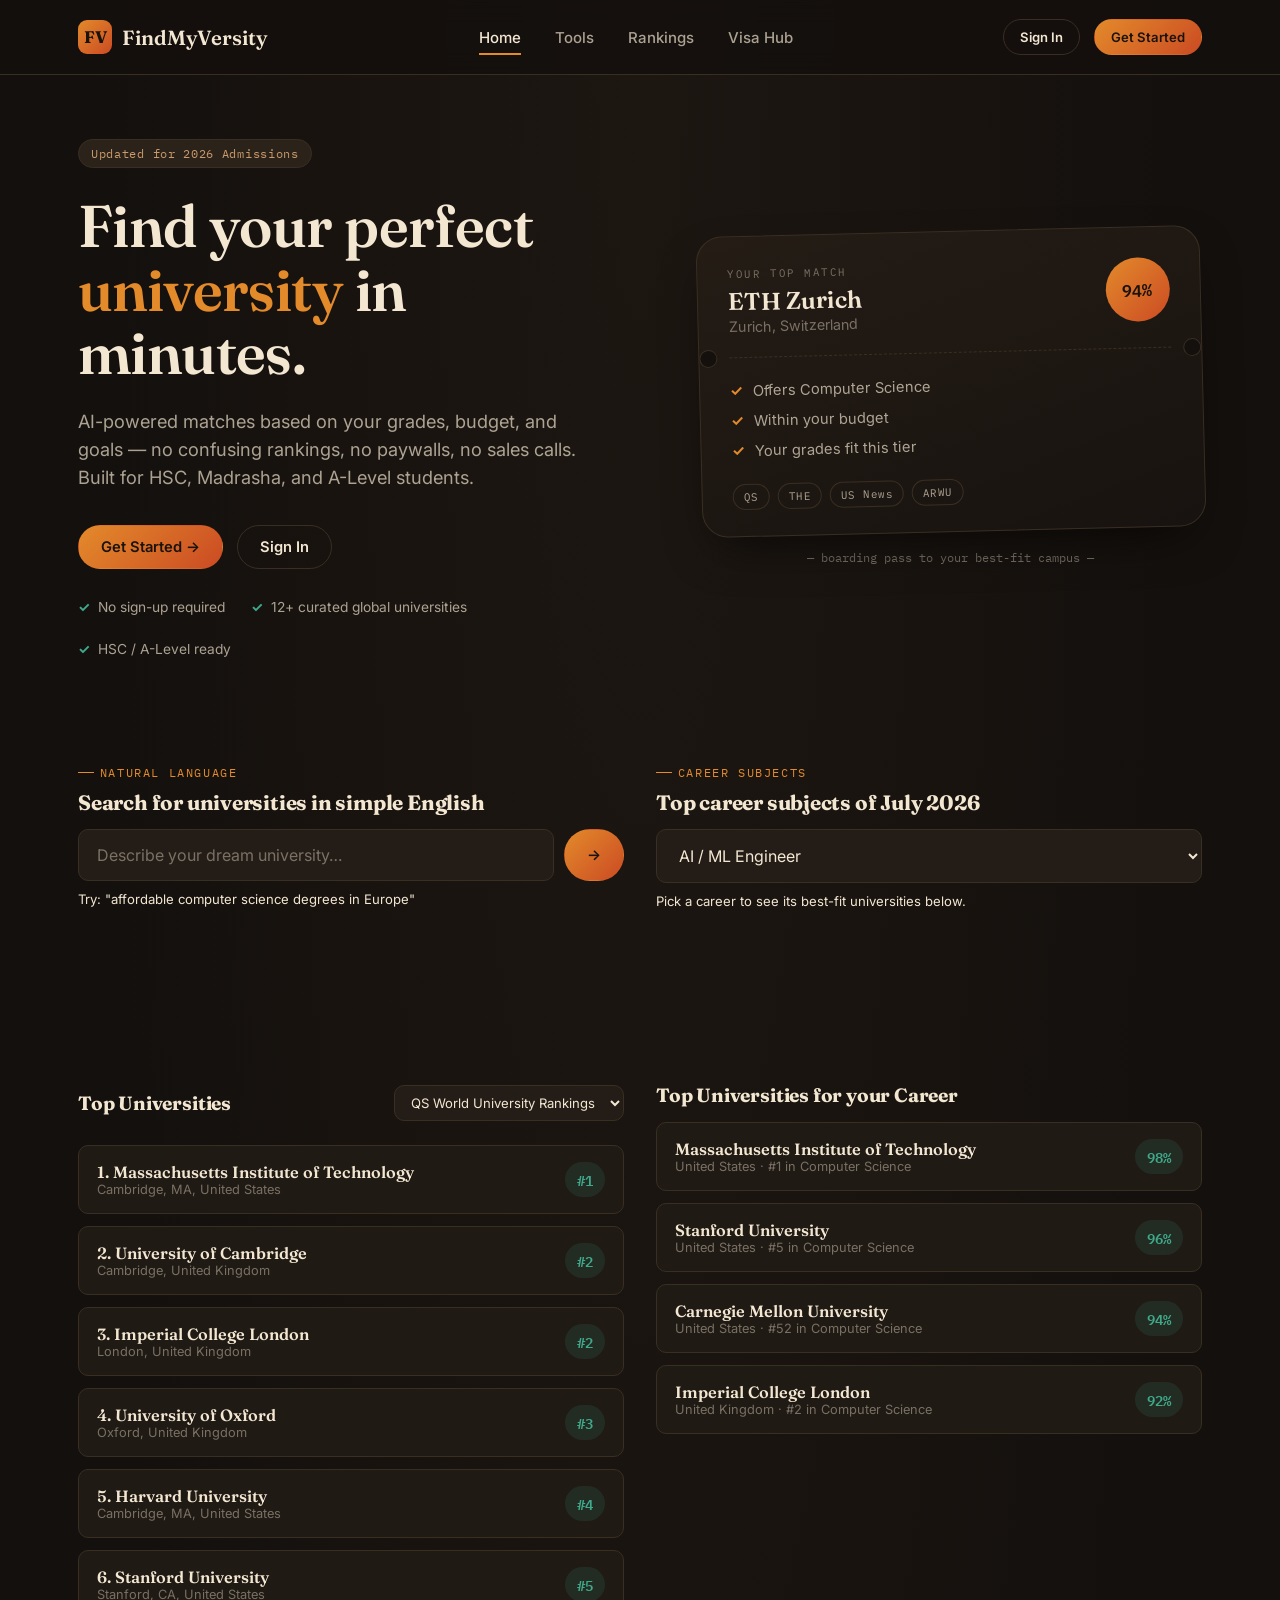
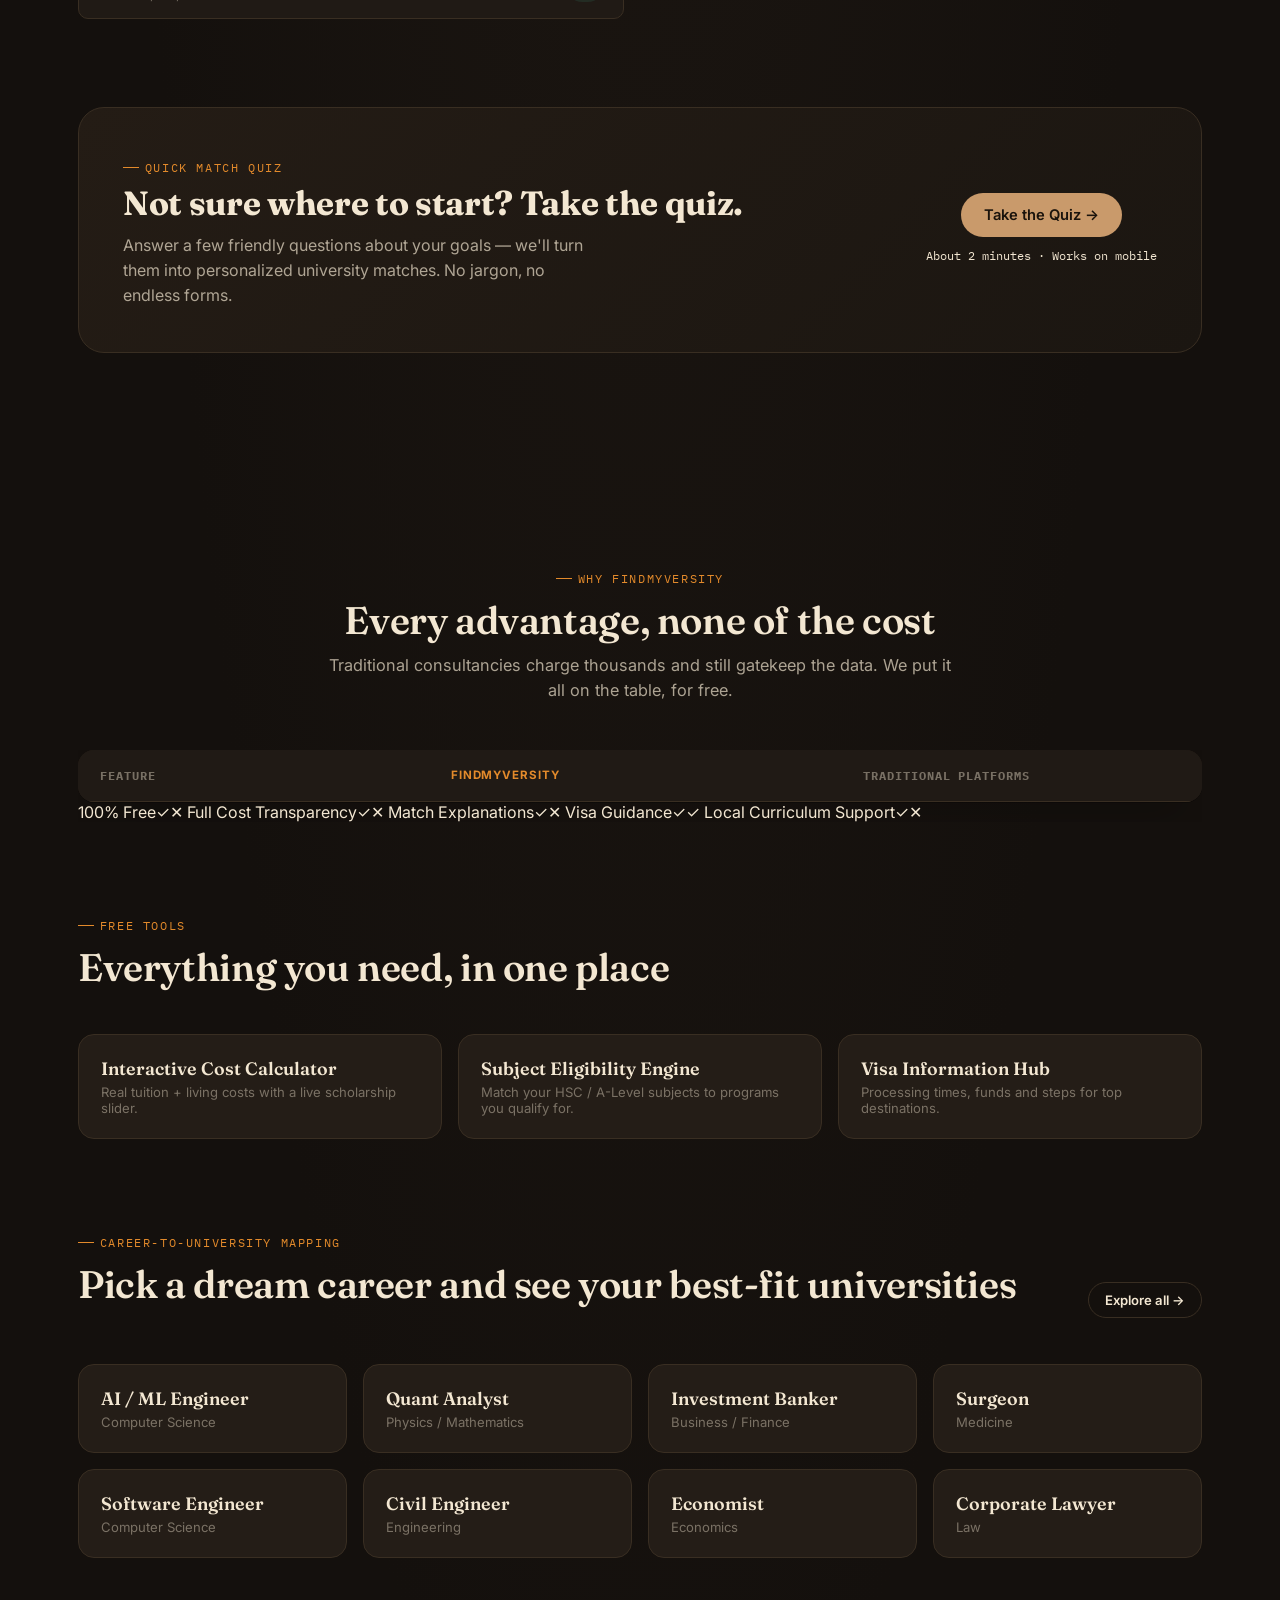
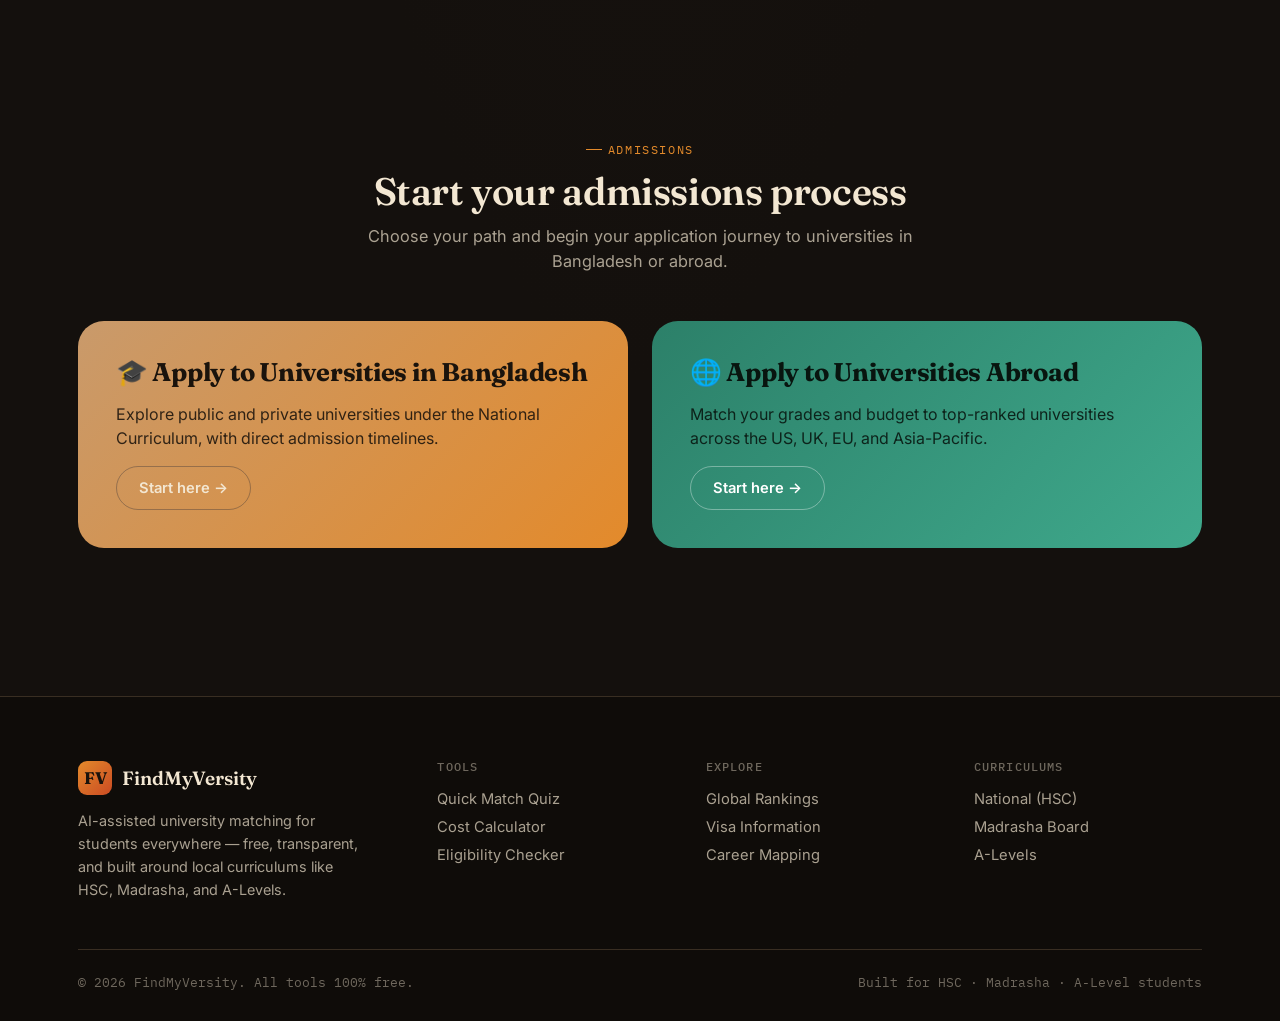
<file: index.html>
<!DOCTYPE html>
<html lang="en">
<head>
<meta charset="UTF-8">
<meta name="viewport" content="width=device-width, initial-scale=1.0">
<title>FindMyVersity — Find Your Perfect University in Minutes</title>
<meta name="description" content="AI-assisted, 100% free university matching for HSC, Madrasha and A-Level students — no confusing rankings, no paywalls.">
<link rel="preconnect" href="https://fonts.googleapis.com">
<link rel="stylesheet" href="./style.css">
</head>
<body>

<div id="site-header" data-active="home"></div>

<main>

  <section class="hero">
    <div class="wrap hero-grid">
      <div>
        <div class="hero-eyebrow-row">
          <span class="hero-badge">Updated for 2026 Admissions</span>
        </div>
        <h1 class="hero-title">Find your perfect <em>university</em> in minutes.</h1>
        <p class="hero-sub">AI-powered matches based on your grades, budget, and goals — no confusing rankings, no paywalls, no sales calls. Built for HSC, Madrasha, and A-Level students.</p>
        <div class="hero-cta-row">
          <a href="tools.html#quiz" class="btn btn-primary">Get Started →</a>
          <a href="#" class="btn btn-ghost">Sign In</a>
        </div>
        <ul class="hero-trust">
          <li>No sign-up required</li>
          <li>12+ curated global universities</li>
          <li>HSC / A-Level ready</li>
        </ul>
      </div>

      <div class="hero-visual">
        <div class="ticket">
          <div class="ticket-row">
            <div>
              <div class="ticket-label">Your top match</div>
              <div class="ticket-uni">ETH Zurich</div>
              <div class="ticket-loc">Zurich, Switzerland</div>
            </div>
            <div class="ticket-score">94%</div>
          </div>
          <div class="ticket-divider"></div>
          <ul class="ticket-reasons">
            <li>Offers Computer Science</li>
            <li>Within your budget</li>
            <li>Your grades fit this tier</li>
          </ul>
          <div class="ticket-tags">
            <span class="ticket-tag">QS</span>
            <span class="ticket-tag">THE</span>
            <span class="ticket-tag">US News</span>
            <span class="ticket-tag">ARWU</span>
          </div>
        </div>
        <p class="hero-visual-caption">— boarding pass to your best-fit campus —</p>
      </div>
    </div>
  </section>

  <section style="padding-top:0;">
    <div class="wrap panel-grid">
      <div class="reveal">
        <span class="eyebrow">Natural language</span>
        <h3 style="font-family:var(--font-display);font-size:1.3rem;margin:12px 0 14px;">Search for universities in simple English</h3>
        <div class="search-row">
          <input class="input-line" id="homeSearchInput" placeholder="Describe your dream university…">
          <button class="btn btn-primary" id="homeSearchBtn">→</button>
        </div>
        <p style="font-size:.82rem;color:var(--ink-45);margin-top:10px;">Try: "affordable computer science degrees in Europe"</p>
      </div>
      <div class="reveal">
        <span class="eyebrow">Career subjects</span>
        <h3 style="font-family:var(--font-display);font-size:1.3rem;margin:12px 0 14px;">Top career subjects of July 2026</h3>
        <select class="input-line" id="homeCareerSelect"></select>
        <p style="font-size:.82rem;color:var(--ink-45);margin-top:10px;">Pick a career to see its best-fit universities below.</p>
      </div>
    </div>
  </section>

  <section>
    <div class="wrap panel-grid">
      <div class="reveal">
        <div class="field-block" style="display:flex;justify-content:space-between;align-items:center;">
          <h3 style="font-family:var(--font-display);font-size:1.2rem;">Top Universities</h3>
          <select class="input-line" style="width:auto;padding:8px 12px;font-size:.82rem;" id="homeRankSelect">
            <option value="qs">QS World University Rankings</option>
            <option value="the">Times Higher Education</option>
            <option value="usnews">US News &amp; World Report</option>
            <option value="arwu">ARWU Shanghai Ranking</option>
          </select>
        </div>
        <ul id="homeRankList"></ul>
      </div>
      <div class="reveal">
        <h3 style="font-family:var(--font-display);font-size:1.2rem;margin-bottom:16px;">Top Universities for your Career</h3>
        <div id="homeCareerList"></div>
      </div>
    </div>
  </section>

  <section style="padding-top:0;">
    <div class="wrap">
      <div class="tool-hero reveal">
        <div>
          <span class="eyebrow">Quick Match Quiz</span>
          <h2>Not sure where to start? Take the quiz.</h2>
          <p>Answer a few friendly questions about your goals — we'll turn them into personalized university matches. No jargon, no endless forms.</p>
        </div>
        <div style="text-align:center;">
          <a href="tools.html#quiz" class="btn btn-gold">Take the Quiz →</a>
          <p style="font-family:var(--font-mono);font-size:.75rem;color:var(--ink-45);margin-top:10px;">About 2 minutes · Works on mobile</p>
        </div>
      </div>
    </div>
  </section>

  <section>
    <div class="wrap">
      <div class="section-head center reveal">
        <span class="eyebrow" style="justify-content:center;">Why FindMyVersity</span>
        <h2>Every advantage, none of the cost</h2>
        <p>Traditional consultancies charge thousands and still gatekeep the data. We put it all on the table, for free.</p>
      </div>
      <div class="compare-wrap reveal">
        <table class="compare">
          <thead>
            <tr><th>Feature</th><th class="brand-col">FindMyVersity</th><th>Traditional Platforms</th></tr>
          </table>
          <tbody>
            <tr><td>100% Free</td><td class="yes">✓</td><td class="no">✕</td></tr>
            <tr><td>Full Cost Transparency</td><td class="yes">✓</td><td class="no">✕</td></tr>
            <tr><td>Match Explanations</td><td class="yes">✓</td><td class="no">✕</td></tr>
            <tr><td>Visa Guidance</td><td class="yes">✓</td><td class="yes">✓</td></tr>
            <tr><td>Local Curriculum Support</td><td class="yes">✓</td><td class="no">✕</td></tr>
          </tbody>
        </table>
      </div>
    </div>
  </section>

  <section style="padding-top:0;">
    <div class="wrap">
      <div class="section-head reveal">
        <span class="eyebrow">Free tools</span>
        <h2>Everything you need, in one place</h2>
      </div>
      <div class="career-grid reveal" style="grid-template-columns:repeat(3,1fr);">
        <a href="tools.html#cost" class="career-card">
          <div class="career-name">Interactive Cost Calculator</div>
          <div class="career-field">Real tuition + living costs with a live scholarship slider.</div>
        </a>
        <a href="tools.html#eligibility" class="career-card">
          <div class="career-name">Subject Eligibility Engine</div>
          <div class="career-field">Match your HSC / A-Level subjects to programs you qualify for.</div>
        </a>
        <a href="visa.html" class="career-card">
          <div class="career-name">Visa Information Hub</div>
          <div class="career-field">Processing times, funds and steps for top destinations.</div>
        </a>
      </div>
    </div>
  </section>

  <section style="padding-top:0;">
    <div class="wrap">
      <div class="section-head reveal" style="display:flex;justify-content:space-between;align-items:flex-end;max-width:none;flex-wrap:wrap;gap:10px;">
        <div>
          <span class="eyebrow">Career-to-university mapping</span>
          <h2 style="margin-top:14px;">Pick a dream career and see your best-fit universities</h2>
        </div>
        <a href="tools.html#career" class="btn btn-ghost btn-sm">Explore all →</a>
      </div>
      <div class="career-grid reveal" id="homeCareerGrid"></div>
    </div>
  </section>

  <section>
    <div class="wrap">
      <div class="section-head center reveal">
        <span class="eyebrow" style="justify-content:center;">Admissions</span>
        <h2>Start your admissions process</h2>
        <p>Choose your path and begin your application journey to universities in Bangladesh or abroad.</p>
      </div>
      <div class="path-grid reveal">
        <a href="admissions.html#bd" class="path-card bd">
          <h3>🎓 Apply to Universities in Bangladesh</h3>
          <p>Explore public and private universities under the National Curriculum, with direct admission timelines.</p>
          <span class="btn btn-ghost" style="border-color:rgba(16,25,46,.3);width:fit-content;">Start here →</span>
        </a>
        <a href="admissions.html#abroad" class="path-card abroad">
          <h3>🌐 Apply to Universities Abroad</h3>
          <p>Match your grades and budget to top-ranked universities across the US, UK, EU, and Asia-Pacific.</p>
          <span class="btn btn-ghost" style="border-color:rgba(255,255,255,.35);color:#fff;width:fit-content;">Start here →</span>
        </a>
      </div>
    </div>
  </section>

</main>

<div id="site-footer"></div>

<script src="./data.js"></script>
<script src="./main.js"></script>
<script src="./home.js"></script>
</body>
</html>
</file>
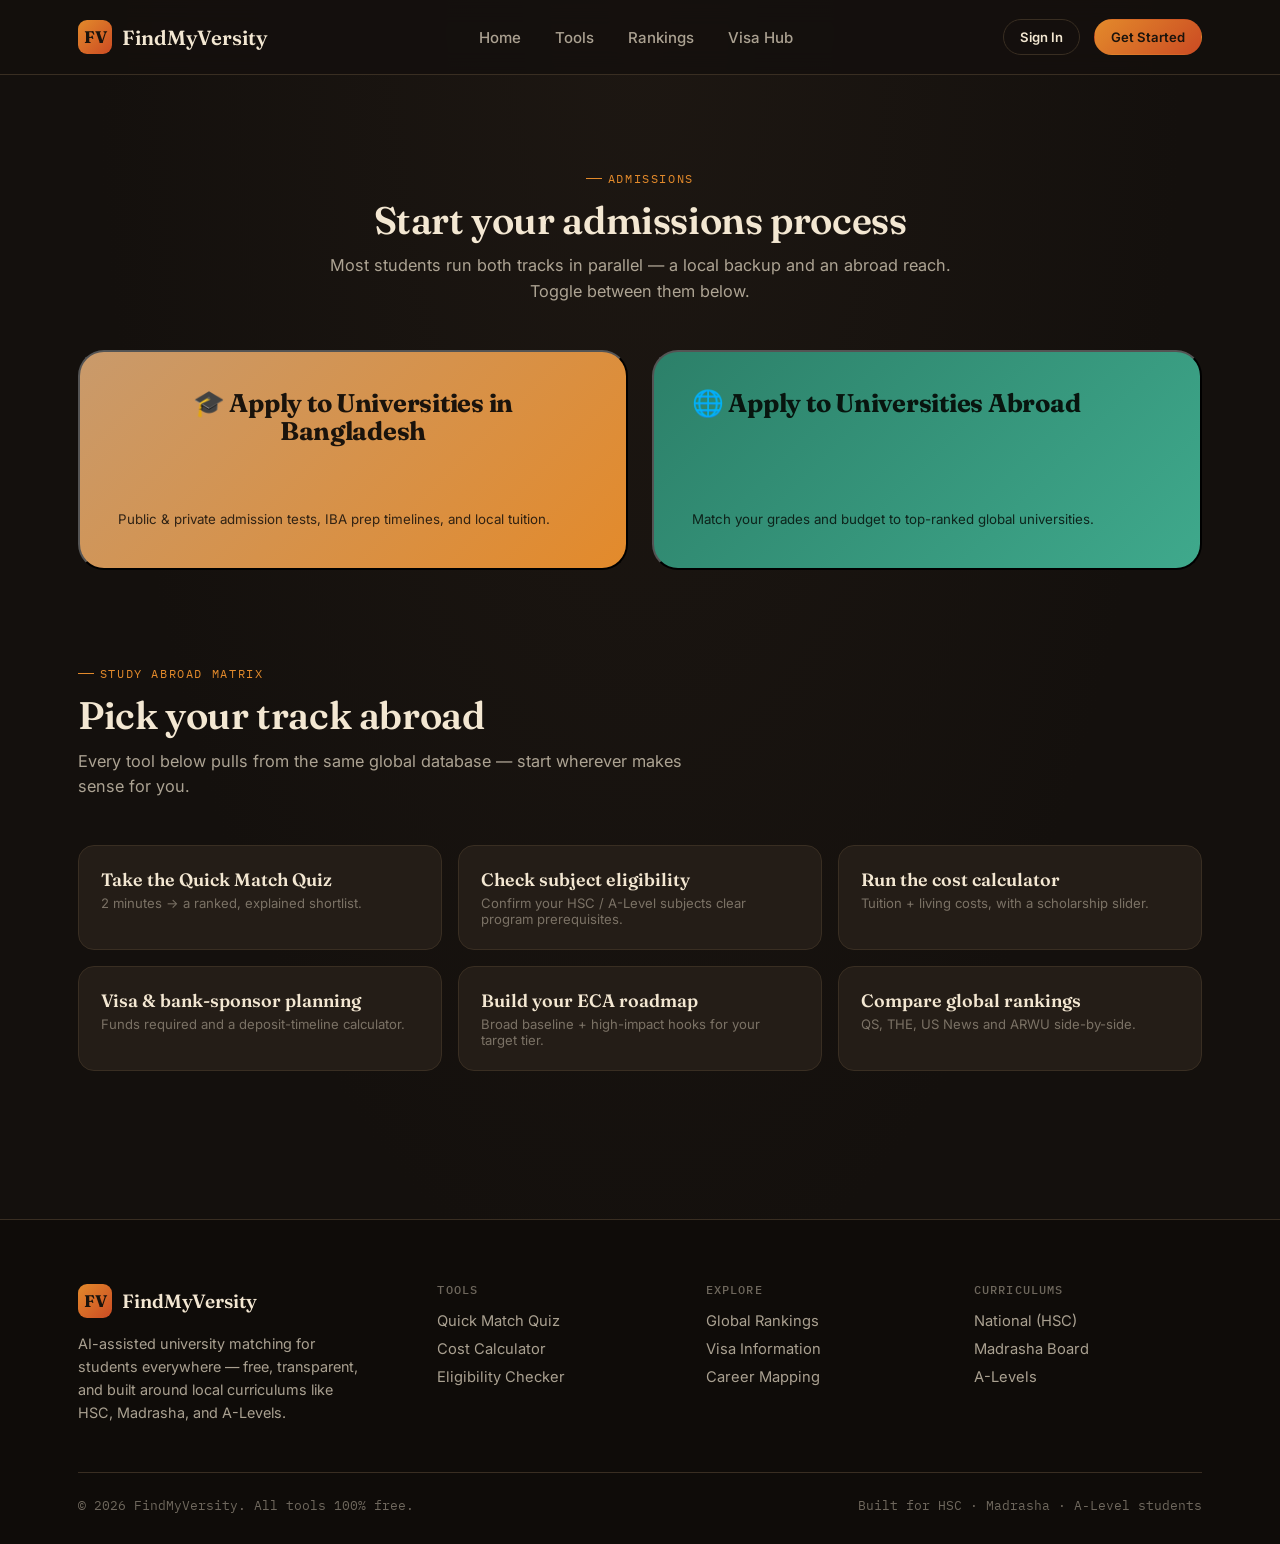
<file: admissions.html>
<!DOCTYPE html>
<html lang="en">
<head>
<meta charset="UTF-8">
<meta name="viewport" content="width=device-width, initial-scale=1.0">
<title>Start Your Admissions — FindMyVersity</title>
<meta name="description" content="Choose your path — apply to universities in Bangladesh or abroad — and see the matching timelines, tests, and tools.">
<link rel="stylesheet" href="./style.css">
</head>
<body>

<div id="site-header" data-active=""></div>

<main>
  <section style="padding-bottom:0;">
    <div class="wrap">
      <div class="section-head center reveal">
        <span class="eyebrow" style="justify-content:center;">Admissions</span>
        <h2>Start your admissions process</h2>
        <p>Most students run both tracks in parallel — a local backup and an abroad reach. Toggle between them below.</p>
      </div>

      <div class="path-grid reveal">
        <button class="path-card bd" id="btnBd" style="cursor:pointer;">
          <h3>🎓 Apply to Universities in Bangladesh</h3>
          <p>Public & private admission tests, IBA prep timelines, and local tuition.</p>
        </button>
        <button class="path-card abroad" id="btnAbroad" style="cursor:pointer;">
          <h3>🌐 Apply to Universities Abroad</h3>
          <p>Match your grades and budget to top-ranked global universities.</p>
        </button>
      </div>
    </div>
  </section>

  <section id="bd" class="pipeline-panel">
    <div class="wrap">
      <div class="section-head reveal">
        <span class="eyebrow">Local BD matrix</span>
        <h2>Bangladesh admission timeline</h2>
        <p>Engineering, medical, and business-school entrance tests generally follow this rough annual cycle after HSC results are published.</p>
      </div>
      <div class="visa-grid reveal">
        <div class="visa-card">
          <div class="visa-card-head"><h3>Engineering (BUET / CUET / KUET)</h3><span class="visa-badge">Public</span></div>
          <ul class="visa-steps">
            <li>HSC results published (July–Aug)</li>
            <li>Admission circular & online form (Aug–Sep)</li>
            <li>Admission test (Sep–Oct)</li>
            <li>Merit list & subject choice (Oct–Nov)</li>
          </ul>
        </div>
        <div class="visa-card">
          <div class="visa-card-head"><h3>Medical (MBBS)</h3><span class="visa-badge">Public</span></div>
          <ul class="visa-steps">
            <li>HSC results published (July–Aug)</li>
            <li>DGHS application window (Sep)</li>
            <li>MCQ-based admission test (Oct)</li>
            <li>Merit list & counselling (Nov–Dec)</li>
          </ul>
        </div>
        <div class="visa-card">
          <div class="visa-card-head"><h3>IBA, University of Dhaka</h3><span class="visa-badge">Public</span></div>
          <ul class="visa-steps">
            <li>Circular published (Sep–Oct)</li>
            <li>Written test — English, Math, Analytical (Nov)</li>
            <li>Viva voce for shortlisted candidates (Dec)</li>
            <li>Final admission (Jan)</li>
          </ul>
        </div>
        <div class="visa-card">
          <div class="visa-card-head"><h3>Private universities (NSU / BRACU / IUB)</h3><span class="visa-badge">Private</span></div>
          <ul class="visa-steps">
            <li>Rolling admission, 4 intakes/year (Jan/May/Sep + Summer)</li>
            <li>University-specific test or SAT/O-A-Level waiver</li>
            <li>Scholarship assessed on HSC/O-A-Level GPA</li>
            <li>Seat confirmation on fee payment</li>
          </ul>
        </div>
      </div>
      <div style="text-align:center;margin-top:34px;">
        <a href="rankings.html" class="btn btn-gold">See full Bangladesh tuition &amp; reputation table →</a>
      </div>
    </div>
  </section>

  <section id="abroad" class="pipeline-panel">
    <div class="wrap">
      <div class="section-head reveal">
        <span class="eyebrow">Study abroad matrix</span>
        <h2>Pick your track abroad</h2>
        <p>Every tool below pulls from the same global database — start wherever makes sense for you.</p>
      </div>
      <div class="career-grid reveal" style="grid-template-columns:repeat(3,1fr);">
        <a href="tools.html#quiz" class="career-card">
          <div class="career-name">Take the Quick Match Quiz</div>
          <div class="career-field">2 minutes → a ranked, explained shortlist.</div>
        </a>
        <a href="tools.html#eligibility" class="career-card">
          <div class="career-name">Check subject eligibility</div>
          <div class="career-field">Confirm your HSC / A-Level subjects clear program prerequisites.</div>
        </a>
        <a href="tools.html#cost" class="career-card">
          <div class="career-name">Run the cost calculator</div>
          <div class="career-field">Tuition + living costs, with a scholarship slider.</div>
        </a>
        <a href="visa.html" class="career-card">
          <div class="career-name">Visa &amp; bank-sponsor planning</div>
          <div class="career-field">Funds required and a deposit-timeline calculator.</div>
        </a>
        <a href="tools.html#eca" class="career-card">
          <div class="career-name">Build your ECA roadmap</div>
          <div class="career-field">Broad baseline + high-impact hooks for your target tier.</div>
        </a>
        <a href="rankings.html" class="career-card">
          <div class="career-name">Compare global rankings</div>
          <div class="career-field">QS, THE, US News and ARWU side-by-side.</div>
        </a>
      </div>
    </div>
  </section>
</main>

<div id="site-footer"></div>

<script src="./data.js"></script>
<script src="./main.js"></script>
<script src="./admissions.js"></script>
</body>
</html>
</file>
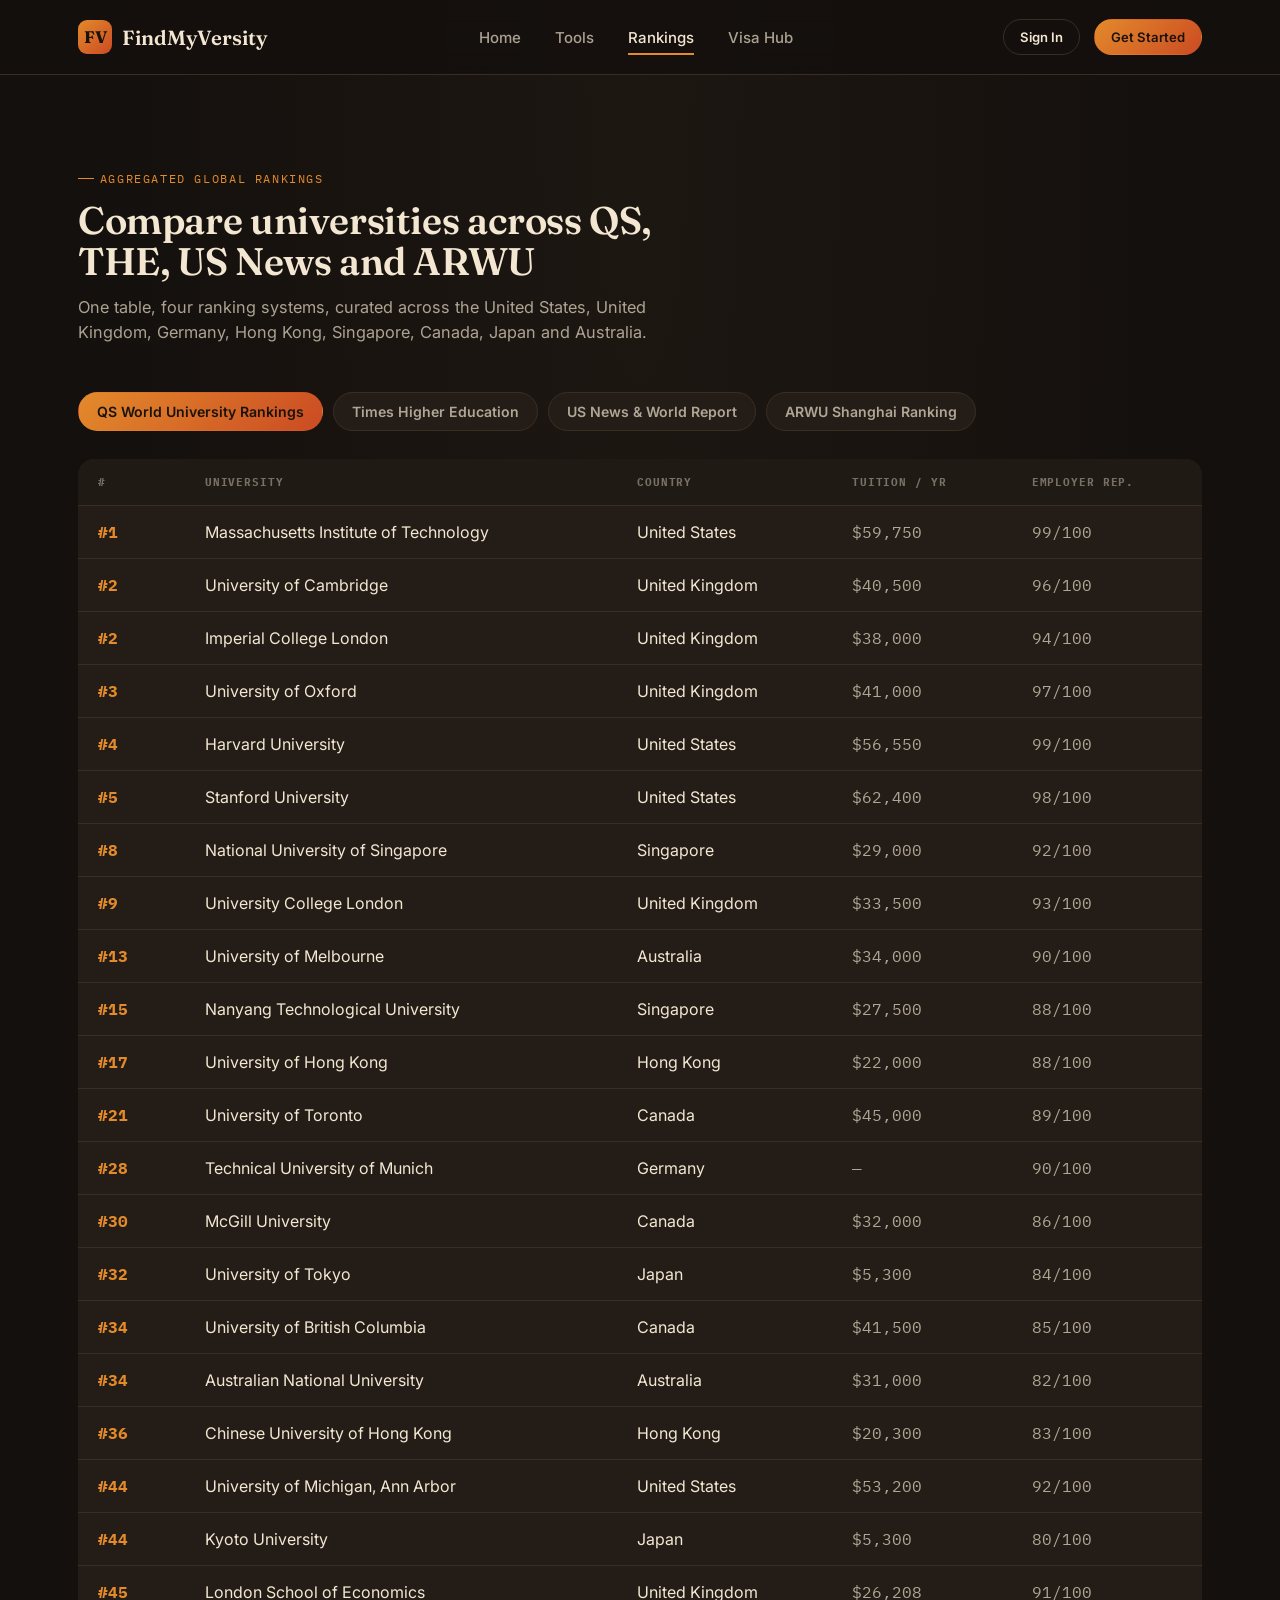
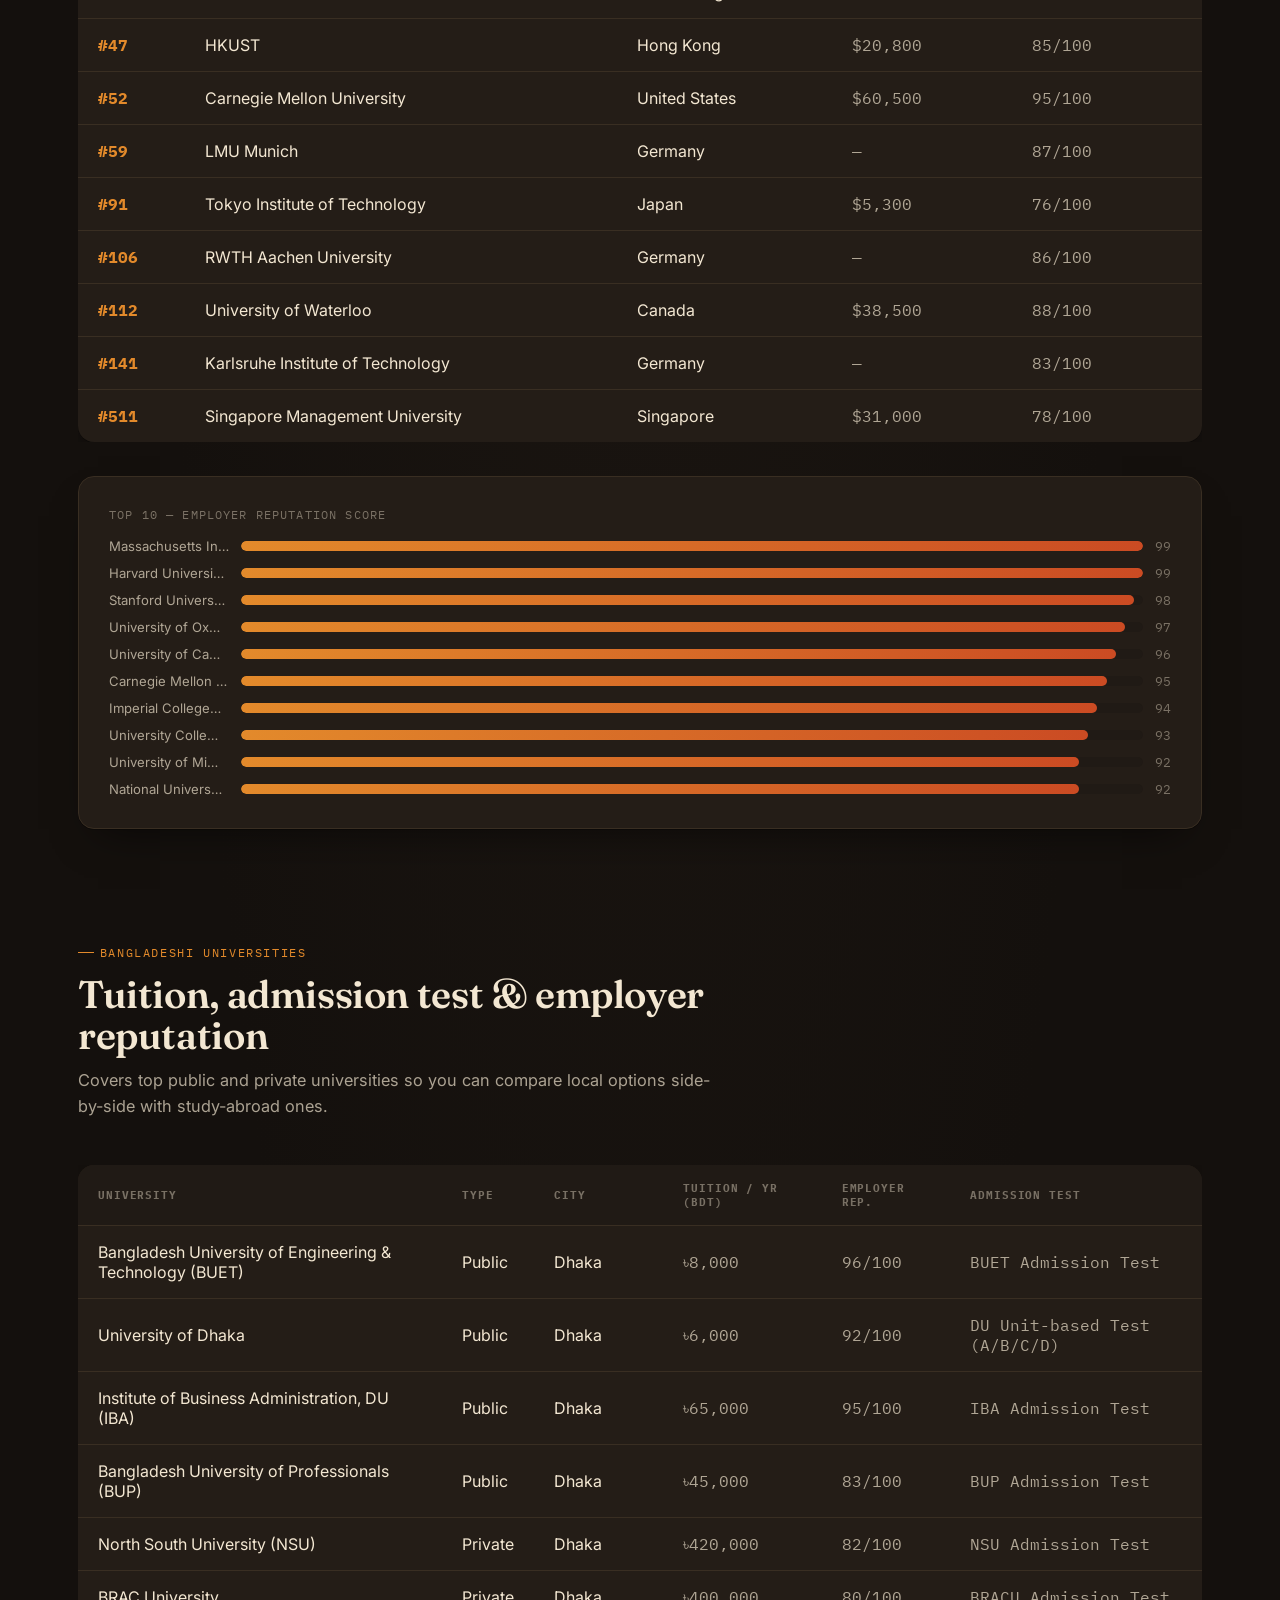
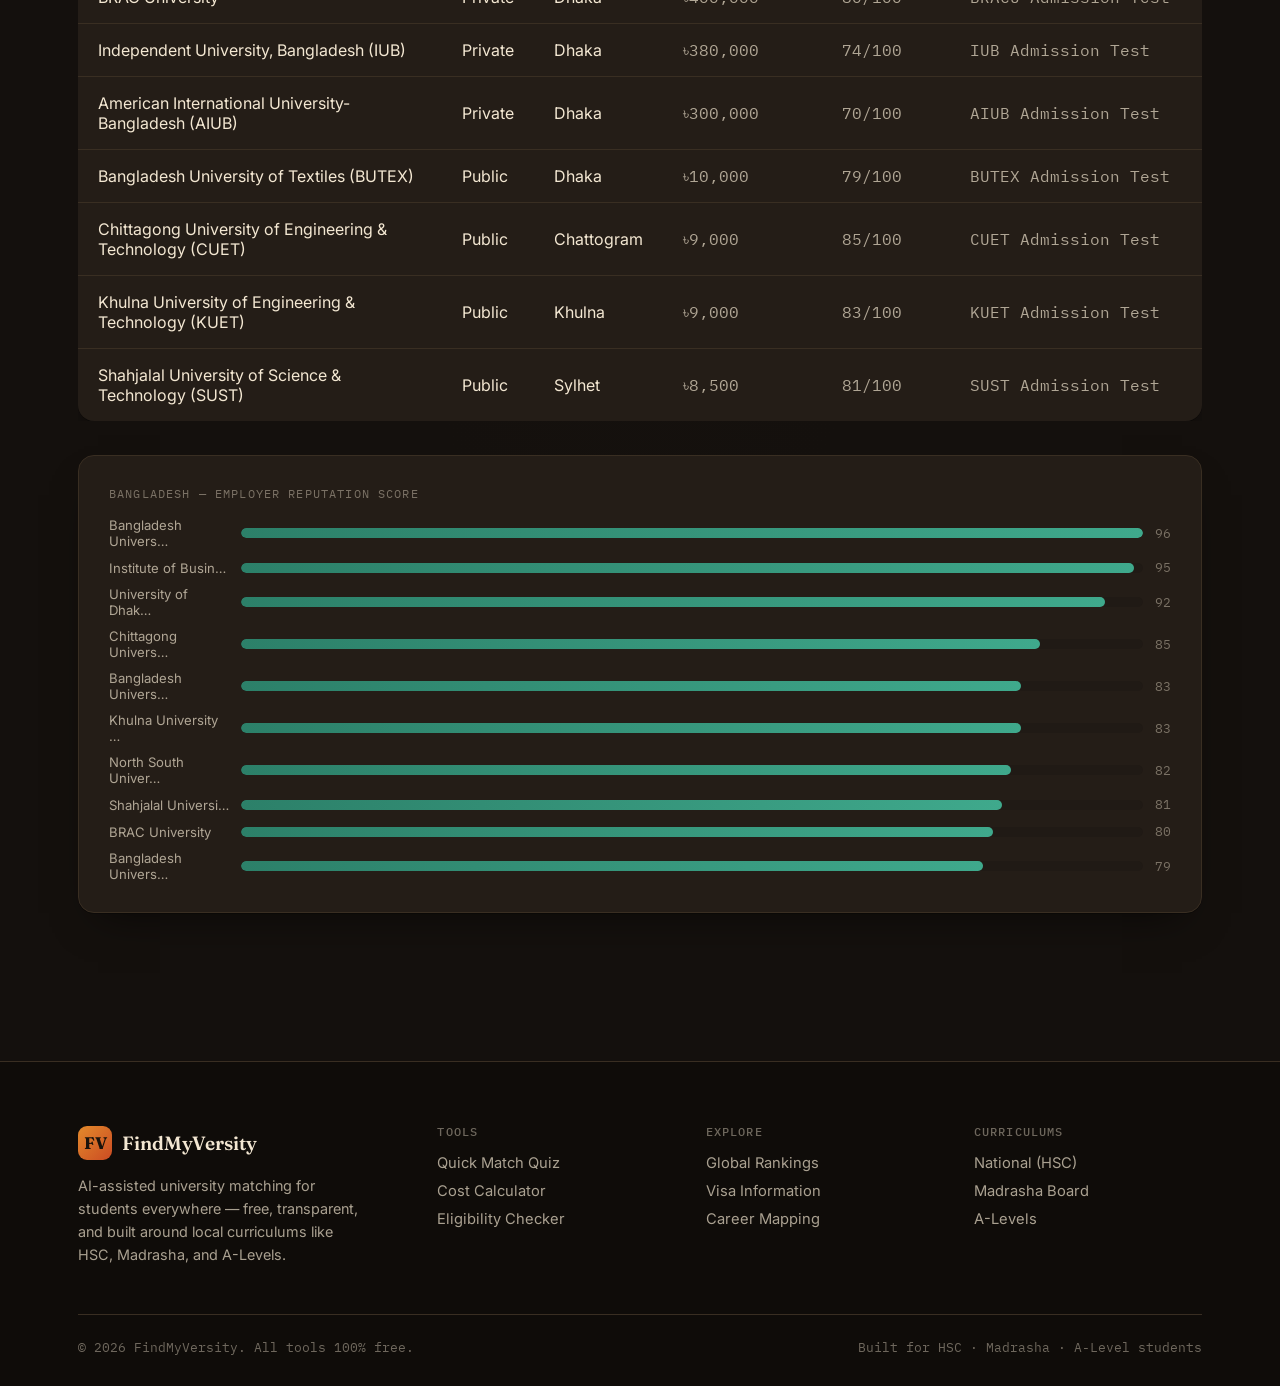
<file: rankings.html>
<!DOCTYPE html>
<html lang="en">
<head>
<meta charset="UTF-8">
<meta name="viewport" content="width=device-width, initial-scale=1.0">
<title>Global Rankings — FindMyVersity</title>
<meta name="description" content="Compare universities across QS, THE, US News and ARWU, plus a full Bangladeshi university tuition and employer-reputation table.">
<link rel="stylesheet" href="./style.css">
</head>
<body>

<div id="site-header" data-active="rankings"></div>

<main>
  <section style="padding-bottom:20px;">
    <div class="wrap">
      <div class="section-head reveal">
        <span class="eyebrow">Aggregated global rankings</span>
        <h2>Compare universities across QS, THE, US News and ARWU</h2>
        <p>One table, four ranking systems, curated across the United States, United Kingdom, Germany, Hong Kong, Singapore, Canada, Japan and Australia.</p>
      </div>

      <div class="rank-tabs" id="rankTabs">
        <button class="tool-tab active" data-rank="qs">QS World University Rankings</button>
        <button class="tool-tab" data-rank="the">Times Higher Education</button>
        <button class="tool-tab" data-rank="usnews">US News &amp; World Report</button>
        <button class="tool-tab" data-rank="arwu">ARWU Shanghai Ranking</button>
      </div>

      <div style="overflow-x:auto;">
        <table class="rank-table" id="rankTable">
          <thead>
            <tr><th>#</th><th>University</th><th>Country</th><th>Tuition / yr</th><th>Employer rep.</th></tr>
          </thead>
          <tbody id="rankTableBody"></tbody>
        </table>
      </div>

      <div class="pass reveal" style="padding:30px;margin-top:34px;">
        <span class="field-label">Top 10 — employer reputation score</span>
        <div class="bar-chart" id="employerChart"></div>
      </div>
    </div>
  </section>

  <section>
    <div class="wrap">
      <div class="section-head reveal">
        <span class="eyebrow">Bangladeshi universities</span>
        <h2>Tuition, admission test &amp; employer reputation</h2>
        <p>Covers top public and private universities so you can compare local options side-by-side with study-abroad ones.</p>
      </div>
      <div style="overflow-x:auto;">
        <table class="rank-table">
          <thead>
            <tr><th>University</th><th>Type</th><th>City</th><th>Tuition / yr (BDT)</th><th>Employer rep.</th><th>Admission test</th></tr>
          </thead>
          <tbody id="bdTableBody"></tbody>
        </table>
      </div>
      <div class="pass reveal" style="padding:30px;margin-top:34px;">
        <span class="field-label">Bangladesh — employer reputation score</span>
        <div class="bar-chart" id="bdChart"></div>
      </div>
    </div>
  </section>
</main>

<div id="site-footer"></div>

<script src="./data.js"></script>
<script src="./main.js"></script>
<script src="./rankings.js"></script>
</body>
</html>
</file>
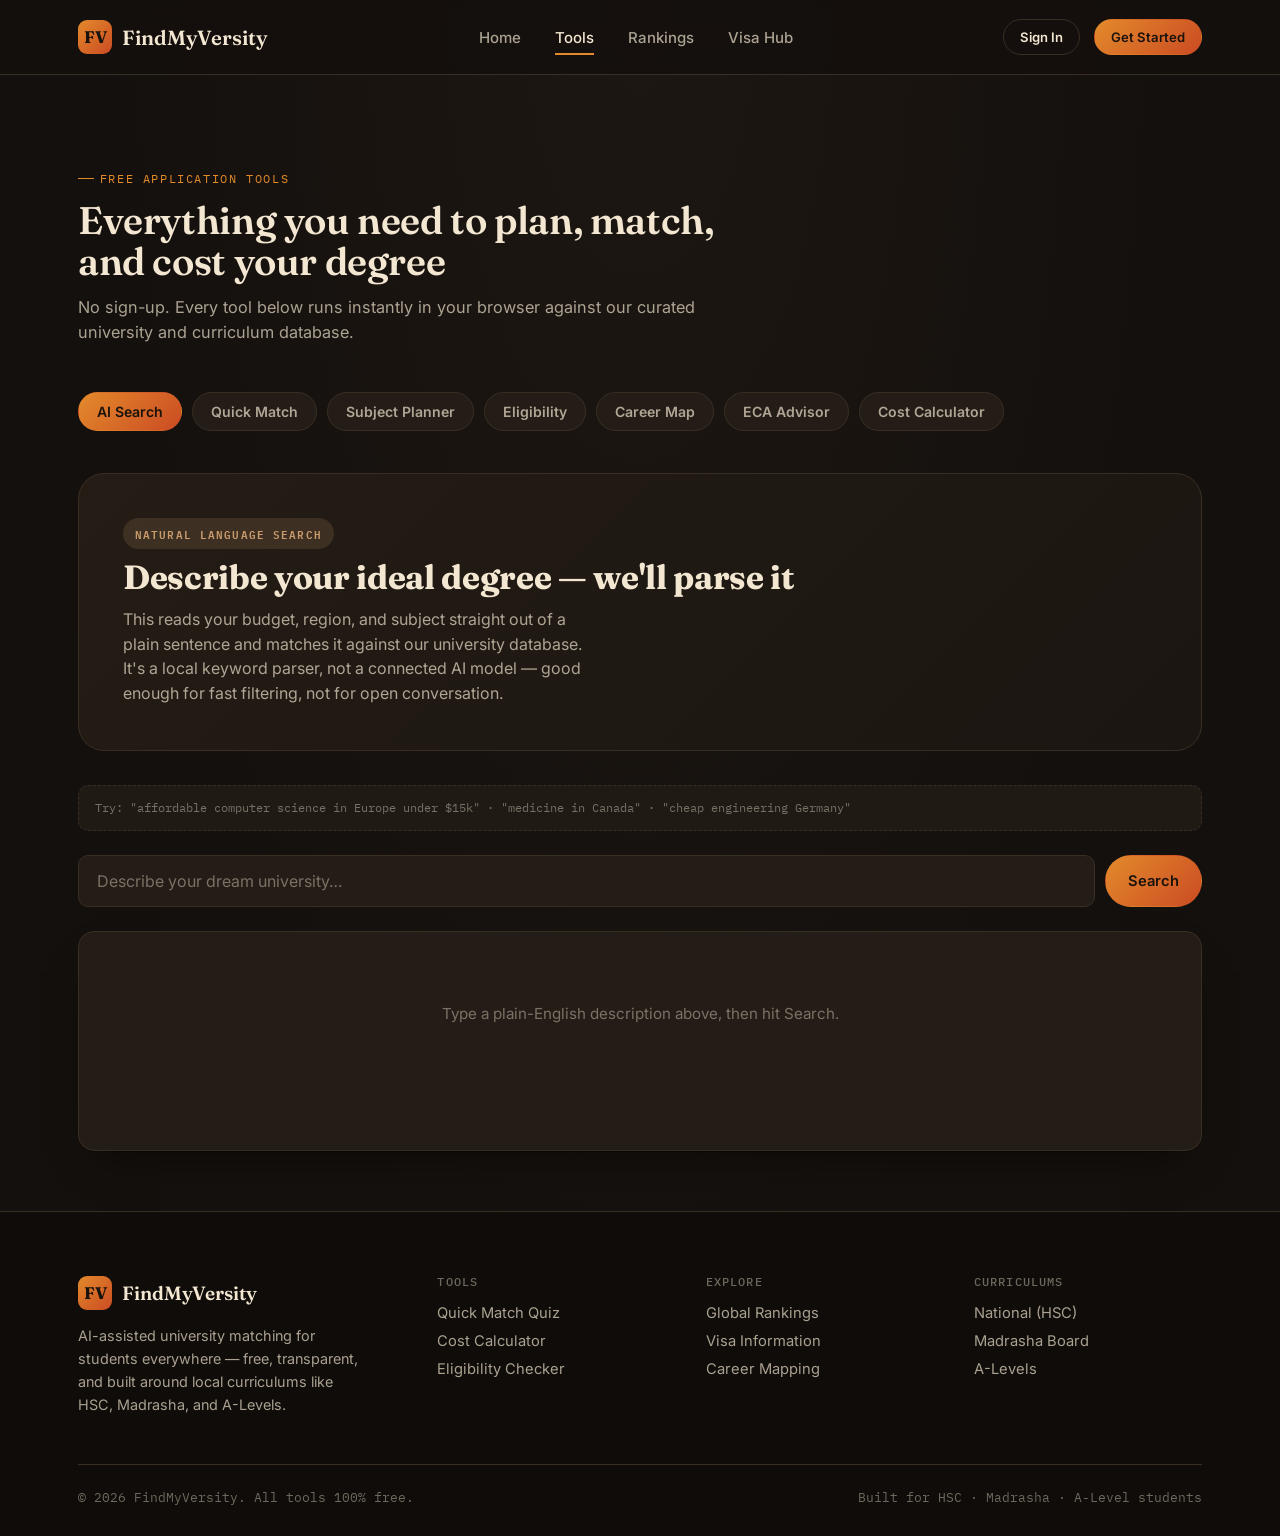
<file: tools.html>
<!DOCTYPE html>
<html lang="en">
<head>
<meta charset="UTF-8">
<meta name="viewport" content="width=device-width, initial-scale=1.0">
<title>Free Application Tools — FindMyVersity</title>
<meta name="description" content="AI-assisted search, quiz, subject planner, eligibility checker, career mapping, ECA advisor and cost calculator — all free.">
<link rel="stylesheet" href="./style.css">
</head>
<body>

<div id="site-header" data-active="tools"></div>

<main>
  <section style="padding-bottom:0;">
    <div class="wrap">
      <div class="section-head reveal">
        <span class="eyebrow">Free application tools</span>
        <h2>Everything you need to plan, match, and cost your degree</h2>
        <p>No sign-up. Every tool below runs instantly in your browser against our curated university and curriculum database.</p>
      </div>

      <div class="tool-tabs" id="toolTabs">
        <button class="tool-tab active" data-tab="search">AI Search</button>
        <button class="tool-tab" data-tab="quiz">Quick Match</button>
        <button class="tool-tab" data-tab="planner">Subject Planner</button>
        <button class="tool-tab" data-tab="eligibility">Eligibility</button>
        <button class="tool-tab" data-tab="career">Career Map</button>
        <button class="tool-tab" data-tab="eca">ECA Advisor</button>
        <button class="tool-tab" data-tab="cost">Cost Calculator</button>
      </div>

      <div class="tool-panel active" id="panel-search">
        <div class="tool-hero">
          <div>
            <span class="tool-tag tag-gold">Natural language search</span>
            <h2>Describe your ideal degree — we'll parse it</h2>
            <p>This reads your budget, region, and subject straight out of a plain sentence and matches it against our university database. It's a local keyword parser, not a connected AI model — good enough for fast filtering, not for open conversation.</p>
          </div>
        </div>
        <div class="feature-note">Try: "affordable computer science in Europe under $15k" · "medicine in Canada" · "cheap engineering Germany"</div>
        <div class="search-row" style="margin-bottom:24px;">
          <input class="input-line" id="aiSearchInput" placeholder="Describe your dream university…">
          <button class="btn btn-primary" id="aiSearchBtn">Search</button>
        </div>
        <div class="result-panel" id="aiSearchResults">
          <div class="result-empty">Type a plain-English description above, then hit Search.</div>
        </div>
      </div>

      <div class="tool-panel" id="panel-quiz">
        <div class="tool-hero">
          <div>
            <span class="tool-tag tag-teal">2-minute quiz</span>
            <h2>Not sure where to start? Take the quiz</h2>
            <p>Four quick questions, turned into a ranked, explained shortlist.</p>
          </div>
        </div>
        <div class="panel-grid">
          <div class="pass" style="padding:32px;">
            <div class="quiz-progress"><span><i id="qp1"></i></span><span><i id="qp2"></i></span><span><i id="qp3"></i></span><span><i id="qp4"></i></span></div>

            <div class="quiz-step active" data-step="1">
              <div class="quiz-question">Where do you want to study?</div>
              <div class="chip-row" id="quizDestination"></div>
            </div>
            <div class="quiz-step" data-step="2">
              <div class="quiz-question">What's your academic tier?</div>
              <div class="chip-row">
                <button class="chip" data-field="tier" data-value="top">Top tier (GPA 5.0 / A*AA+)</button>
                <button class="chip" data-field="tier" data-value="strong">Strong (GPA 4.5+ / AAB)</button>
                <button class="chip" data-field="tier" data-value="solid">Solid (GPA 4.0+ / BBC)</button>
              </div>
            </div>
            <div class="quiz-step" data-step="3">
              <div class="quiz-question">What field interests you most?</div>
              <div class="chip-row" id="quizField"></div>
            </div>
            <div class="quiz-step" data-step="4">
              <div class="quiz-question">Max annual budget (tuition + living, USD)?</div>
              <div class="chip-row">
                <button class="chip" data-field="budget" data-value="15000">Under $15,000</button>
                <button class="chip" data-field="budget" data-value="35000">Under $35,000</button>
                <button class="chip" data-field="budget" data-value="60000">Under $60,000</button>
                <button class="chip" data-field="budget" data-value="999999">No limit</button>
              </div>
            </div>

            <div class="quiz-nav">
              <button class="btn btn-ghost btn-sm" id="quizBack" disabled>← Back</button>
              <button class="btn btn-primary btn-sm" id="quizNext">Next →</button>
            </div>
          </div>

          <div class="result-panel" id="quizResults">
            <div class="result-empty">Answer the quiz to see your personalized matches with explained match scores.</div>
          </div>
        </div>
      </div>

      <div class="tool-panel" id="panel-planner">
        <div class="tool-hero">
          <div>
            <span class="tool-tag tag-gold">Pathway tool</span>
            <h2>Plan your A-Levels or HSC subject choice</h2>
            <p>Enter your dream course or profession, and we'll tell you exactly which subjects to take in A-Levels, HSC, or Madrasha to get there. <em style="color:var(--cream-45);font-style:normal;">Admission rules vary by university — treat this as a starting guide, then confirm with your target school.</em></p>
          </div>
        </div>
        <div class="panel-grid">
          <div>
            <div class="field-block">
              <span class="field-label">Your dream course or profession</span>
              <div class="chip-row" id="plannerCareerChips"></div>
            </div>
          </div>
          <div class="result-panel" id="plannerResults">
            <div class="result-empty">Pick a career on the left to see which subjects you'll need.</div>
          </div>
        </div>
      </div>

      <div class="tool-panel" id="panel-eligibility">
        <div class="tool-hero">
          <div>
            <span class="tool-tag tag-teal">Subject eligibility checker</span>
            <h2>Check your subject eligibility</h2>
            <p>Select your curriculum and subjects to discover which programs you currently qualify for.</p>
          </div>
        </div>
        <div class="panel-grid">
          <div>
            <div class="field-block">
              <span class="field-label">Your curriculum</span>
              <div class="chip-row" id="eligCurriculum">
                <button class="chip selected" data-value="hsc">National Curriculum of Bangladesh (HSC)</button>
                <button class="chip" data-value="madrasha">Madrasha Board</button>
                <button class="chip" data-value="alevels">English Medium (A-Levels)</button>
              </div>
            </div>
            <div class="field-block">
              <span class="field-label">Your stream</span>
              <div class="chip-row" id="eligStream">
                <button class="chip selected gold" data-value="science">Science</button>
                <button class="chip" data-value="commerce">Commerce</button>
                <button class="chip" data-value="arts">Arts</button>
              </div>
            </div>
            <div class="field-block">
              <span class="field-label">Your subjects</span>
              <div class="chip-row" id="eligSubjects"></div>
            </div>
            <button class="btn btn-teal btn-block" id="eligCheckBtn">Check Eligibility →</button>
          </div>
          <div class="result-panel" id="eligResults">
            <div class="result-empty">Select your curriculum and subjects, then click "Check Eligibility" to see which programs you qualify for.</div>
          </div>
        </div>
      </div>

      <div class="tool-panel" id="panel-career">
        <div class="tool-hero">
          <div>
            <span class="tool-tag tag-gold">Career-to-university mapping</span>
            <h2>Pick a dream career, see your best-fit universities</h2>
            <p>Each career links to the universities with the strongest placement record and program depth for it.</p>
          </div>
        </div>
        <div class="career-grid" id="careerMapGrid"></div>
        <div class="career-results" id="careerMapResults"></div>
      </div>

      <div class="tool-panel" id="panel-eca">
        <div class="tool-hero">
          <div>
            <span class="tool-tag tag-teal">AI ECA Builder <span class="badge-soon">rule-based</span></span>
            <h2>Discover the extracurriculars that boost your odds</h2>
            <p>Type your target major and tier — you'll get a two-tier roadmap: Broad Baseline Goals and High-Impact Hooks. This runs on a curated library, not a live language model; wiring it to a real AI API (with your own key, called from a backend — never from browser code) would let it write fully custom, essay-aware roadmaps.</p>
          </div>
        </div>
        <div class="panel-grid">
          <div>
            <div class="field-block">
              <span class="field-label">Target major</span>
              <div class="chip-row" id="ecaFieldChips"></div>
            </div>
            <div class="field-block">
              <span class="field-label">Target tier</span>
              <div class="chip-row">
                <button class="chip selected gold" data-field="ecaTier" data-value="reach">Reach (Top-20 global)</button>
                <button class="chip" data-field="ecaTier" data-value="match">Match (Top-100)</button>
                <button class="chip" data-field="ecaTier" data-value="safety">Safety / regional strong</button>
              </div>
            </div>
            <button class="btn btn-teal btn-block" id="ecaGenerateBtn">Get ECA Recommendations →</button>
          </div>
          <div class="result-panel" id="ecaResults">
            <div class="result-empty">Choose a major and tier to generate your roadmap.</div>
          </div>
        </div>
      </div>

      <div class="tool-panel" id="panel-cost">
        <div class="tool-hero">
          <div>
            <span class="tool-tag tag-gold">Interactive cost calculator</span>
            <h2>Calculate your total approximate study cost</h2>
            <p>Tuition plus a full monthly living-cost breakdown — rent, food, transport, utilities, and clothing — with a live scholarship slider.</p>
          </div>
        </div>
        <div class="panel-grid">
          <div>
            <div class="field-block">
              <span class="field-label">Target university</span>
              <select class="input-line" id="costUniSelect"></select>
            </div>
            <div class="field-block">
              <span class="field-label">Scholarship coverage</span>
              <div class="slider-row">
                <input type="range" min="0" max="100" value="0" id="costScholarship">
                <span class="slider-value" id="costScholarshipLabel">0% covered</span>
              </div>
            </div>
          </div>
          <div class="result-panel" id="costResults"></div>
        </div>
        <div style="margin-top:20px;">
          <div class="bar-chart" id="costChart"></div>
        </div>
      </div>

    </div>
  </section>
</main>

<div id="site-footer"></div>

<script src="./data.js"></script>
<script src="./main.js"></script>
<script src="./tools.js"></script>
</body>
</html>
</file>
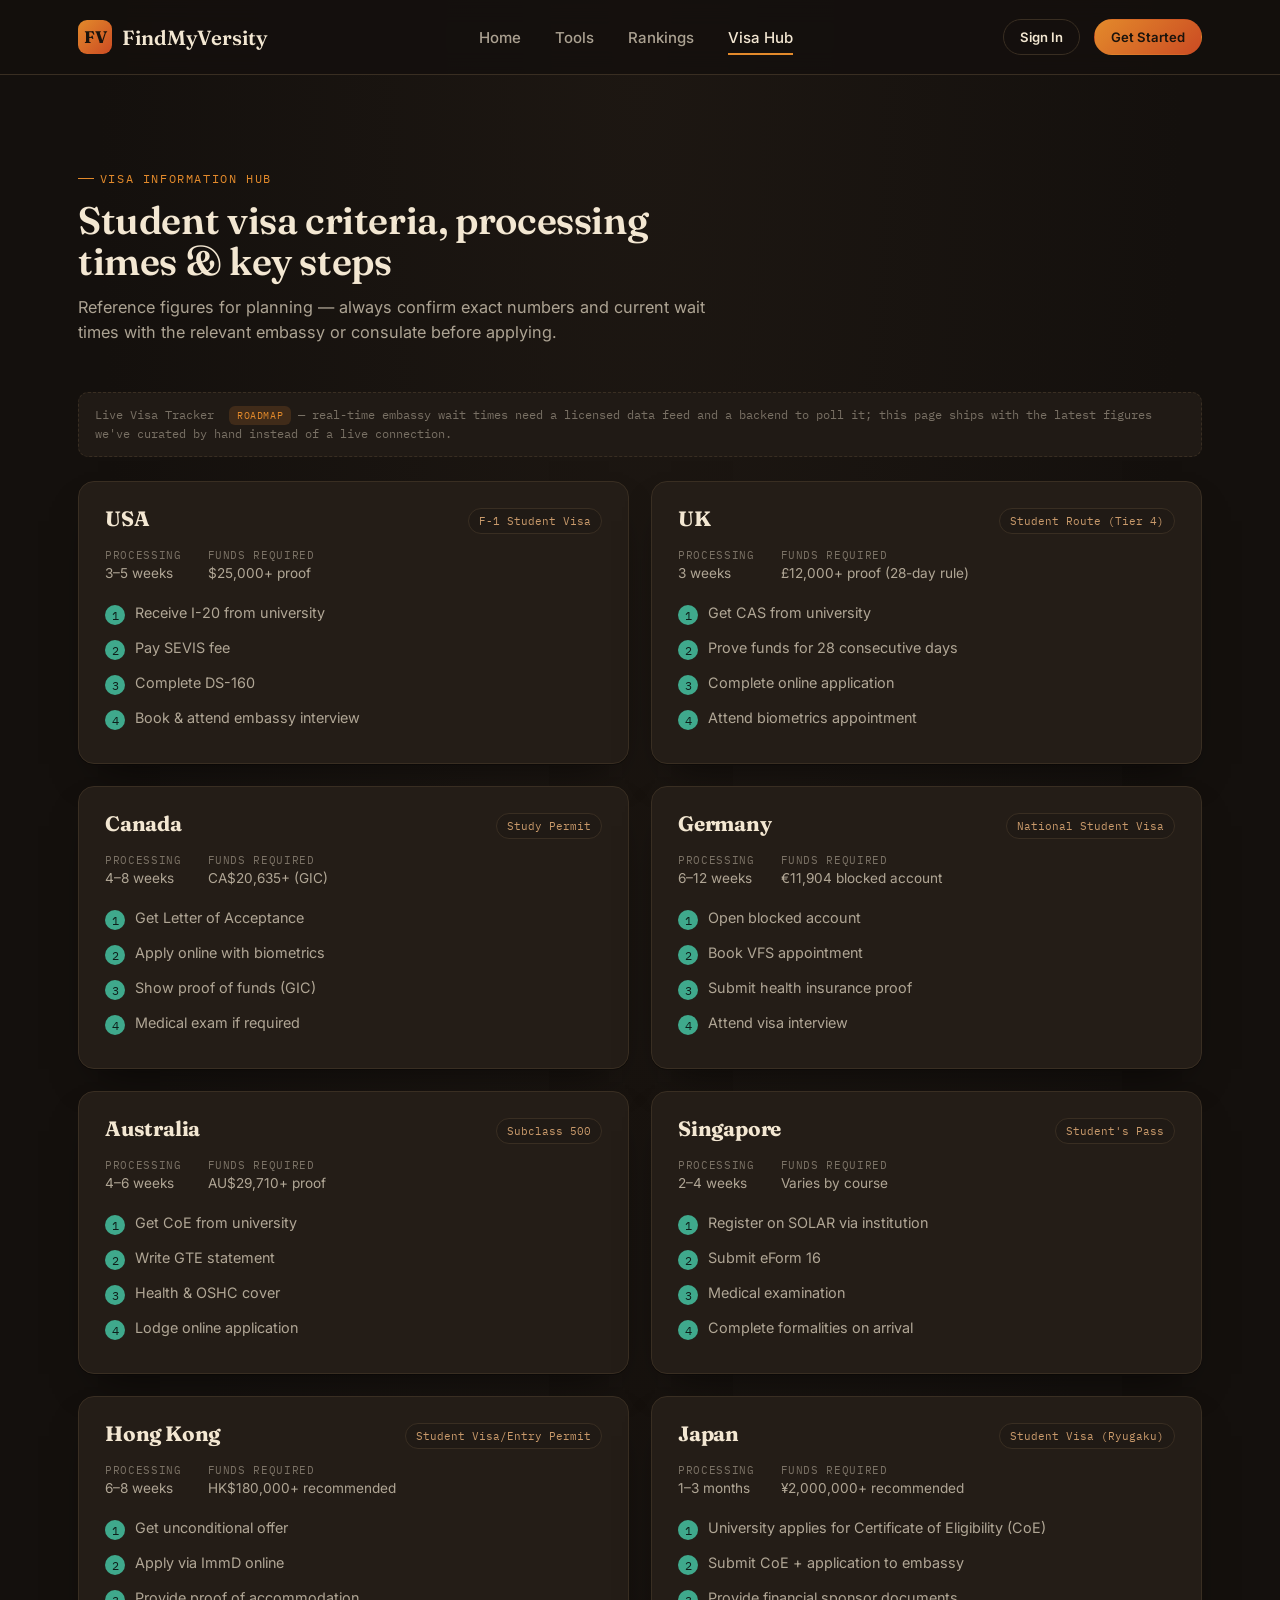
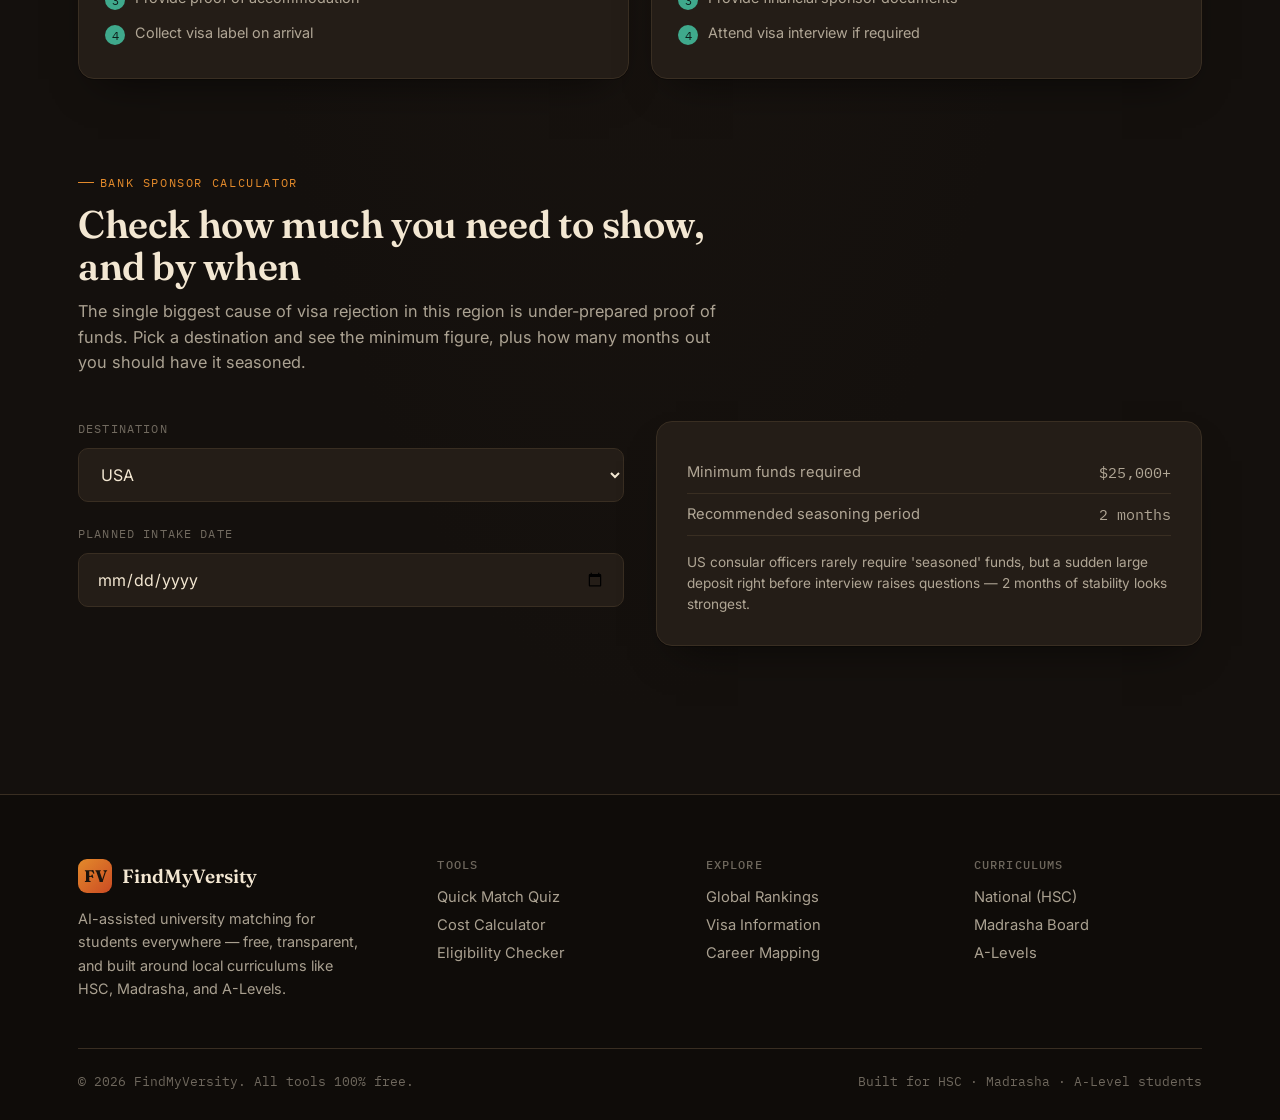
<file: visa.html>
<!DOCTYPE html>
<html lang="en">
<head>
<meta charset="UTF-8">
<meta name="viewport" content="width=device-width, initial-scale=1.0">
<title>Visa Information Hub — FindMyVersity</title>
<meta name="description" content="Student visa criteria, processing times, funds required, and a bank-sponsor solvency calculator for top study destinations.">
<link rel="stylesheet" href="./style.css">
</head>
<body>

<div id="site-header" data-active="visa"></div>

<main>
  <section style="padding-bottom:0;">
    <div class="wrap">
      <div class="section-head reveal">
        <span class="eyebrow">Visa information hub</span>
        <h2>Student visa criteria, processing times &amp; key steps</h2>
        <p>Reference figures for planning — always confirm exact numbers and current wait times with the relevant embassy or consulate before applying.</p>
      </div>
      <div class="feature-note">Live Visa Tracker <span class="badge-soon">roadmap</span> — real-time embassy wait times need a licensed data feed and a backend to poll it; this page ships with the latest figures we've curated by hand instead of a live connection.</div>
      <div class="visa-grid reveal" id="visaGrid"></div>
    </div>
  </section>

  <section>
    <div class="wrap">
      <div class="section-head reveal">
        <span class="eyebrow">Bank sponsor calculator</span>
        <h2>Check how much you need to show, and by when</h2>
        <p>The single biggest cause of visa rejection in this region is under-prepared proof of funds. Pick a destination and see the minimum figure, plus how many months out you should have it seasoned.</p>
      </div>
      <div class="panel-grid reveal">
        <div>
          <div class="field-block">
            <span class="field-label">Destination</span>
            <select class="input-line" id="sponsorCountrySelect"></select>
          </div>
          <div class="field-block">
            <span class="field-label">Planned intake date</span>
            <input type="date" class="input-line" id="sponsorDate">
          </div>
        </div>
        <div class="result-panel" id="sponsorResult">
          <div class="result-empty">Pick a destination to see the required funds and a deposit timeline.</div>
        </div>
      </div>
    </div>
  </section>
</main>

<div id="site-footer"></div>

<script src="./data.js"></script>
<script src="./main.js"></script>
<script src="./visa.js"></script>
</body>
</html>
</file>
<file: style.css>
/* ============================================================
   FindMyVersity — design tokens v2
   Dark stage backdrop, warm swatch palette (cream/tan/orange/
   terracotta/near-black), floating card motif, mono data accents.
============================================================ */

@import url('https://fonts.googleapis.com/css2?family=Fraunces:opsz,wght@9..144,400;9..144,500;9..144,600;9..144,700&family=Inter:wght@400;500;600;700;800&family=IBM+Plex+Mono:wght@400;500;600&display=swap');

:root{
  --bg:         #14100D;
  --bg-soft:    #1B1611;
  --panel:      #201A15;
  --card:       #241D17;
  --card-hi:    #2B221A;
  --line:       #392E22;
  --line-soft:  #2A231B;

  --cream:      #F3E7D2;
  --cream-dim:  rgba(243,231,210,0.68);
  --cream-45:   rgba(243,231,210,0.42);

  --tan:        #C99A6B;
  --orange:     #E38A2B;
  --orange-deep:#B8651A;
  --terracotta: #CB4B23;
  --teal:       #3FA98C;
  --teal-deep:  #2C8069;

  --font-display: 'Fraunces', serif;
  --font-body: 'Inter', sans-serif;
  --font-mono: 'IBM Plex Mono', monospace;

  --radius-s: 10px;
  --radius-m: 16px;
  --radius-l: 26px;

  --shadow-card: 0 1px 0 rgba(0,0,0,0.3), 0 20px 40px -20px rgba(0,0,0,0.6);
  --shadow-lift: 0 20px 50px -18px rgba(0,0,0,0.7);
}

*,*::before,*::after{ box-sizing:border-box; }
html{ scroll-behavior:smooth; }
body{
  margin:0;
  font-family:var(--font-body);
  background:var(--bg);
  background-image:radial-gradient(ellipse at top, #1D1712 0%, #14100D 60%);
  color:var(--cream);
  -webkit-font-smoothing:antialiased;
}
img{ max-width:100%; display:block; }
a{ color:inherit; text-decoration:none; }
button{ font-family:inherit; cursor:pointer; }
ul{ margin:0; padding:0; list-style:none; }
h1,h2,h3,h4{ font-family:var(--font-display); margin:0; line-height:1.08; letter-spacing:-0.01em; color:var(--cream); }
p{ margin:0; }

.eyebrow{
  font-family:var(--font-mono);
  font-size:.72rem;
  letter-spacing:.14em;
  text-transform:uppercase;
  color:var(--orange);
  display:inline-flex;
  align-items:center;
  gap:.5em;
}
.eyebrow::before{
  content:"";
  width:16px; height:1px;
  background:var(--orange);
  display:inline-block;
}

:focus-visible{
  outline:2px solid var(--teal);
  outline-offset:3px;
  border-radius:4px;
}

/* ---------- layout shell ---------- */
.wrap{ max-width:1180px; margin:0 auto; padding:0 28px; }
main{ display:block; }
section{ padding:88px 0; }
@media (max-width:760px){
  section{ padding:56px 0; }
  .wrap{ padding:0 20px; }
}

/* swatch strip — echoes the reference palette */
.swatch-strip{ display:flex; gap:8px; margin-bottom:22px; }
.swatch-strip span{ width:22px; height:22px; border-radius:6px; box-shadow:inset 0 0 0 1px rgba(0,0,0,.25); }

/* ---------- header ---------- */
.site-header{
  position:sticky; top:0; z-index:50;
  background:rgba(20,16,13,0.86);
  backdrop-filter:blur(12px);
  border-bottom:1px solid var(--line);
}
.site-header .wrap{
  height:74px;
  display:flex; align-items:center; justify-content:space-between;
}
.brand{
  display:flex; align-items:center; gap:10px;
  font-family:var(--font-display); font-weight:600; font-size:1.28rem;
  color:var(--cream);
}
.brand-mark{
  width:34px; height:34px; border-radius:9px;
  background:linear-gradient(135deg,var(--orange),var(--terracotta));
  display:flex; align-items:center; justify-content:center;
  color:#1A130C; font-family:var(--font-display); font-weight:700; font-size:1.05rem;
}
.main-nav{ display:flex; align-items:center; gap:34px; }
.main-nav a{
  font-size:.94rem; font-weight:500; color:var(--cream-dim);
  position:relative; padding:6px 0;
}
.main-nav a:hover, .main-nav a.active{ color:var(--cream); }
.main-nav a.active::after{
  content:""; position:absolute; left:0; right:0; bottom:-2px; height:2px; background:var(--orange);
}
.header-actions{ display:flex; align-items:center; gap:14px; }
.nav-toggle{ display:none; background:none; border:none; padding:6px; color:var(--cream); }
.nav-toggle svg{ width:24px; height:24px; }

.btn{
  display:inline-flex; align-items:center; justify-content:center; gap:8px;
  font-weight:600; font-size:.92rem;
  padding:12px 22px; border-radius:999px;
  border:1px solid transparent;
  transition:transform .18s ease, box-shadow .18s ease, background .18s ease, color .18s ease;
  white-space:nowrap;
}
.btn:hover{ transform:translateY(-1px); }
.btn-primary{ background:linear-gradient(135deg,var(--orange),var(--terracotta)); color:#1A130C; }
.btn-primary:hover{ box-shadow:var(--shadow-lift); filter:brightness(1.06); }
.btn-ghost{ background:transparent; color:var(--cream); border-color:var(--line); }
.btn-ghost:hover{ border-color:var(--tan); }
.btn-gold{ background:var(--tan); color:#1A130C; }
.btn-gold:hover{ filter:brightness(1.08); }
.btn-teal{ background:var(--teal); color:#0E1E1A; }
.btn-teal:hover{ background:var(--teal-deep); color:#fff; }
.btn-sm{ padding:9px 16px; font-size:.82rem; }
.btn-block{ width:100%; }
.btn[disabled]{ opacity:.4; cursor:not-allowed; transform:none !important; }

/* ---------- boarding-pass / ticket card motif ---------- */
.pass{
  position:relative;
  background:var(--card);
  border:1px solid var(--line);
  border-radius:var(--radius-m);
  box-shadow:var(--shadow-card);
  overflow:hidden;
}

/* ---------- hero ---------- */
.hero{ padding:64px 0 100px; position:relative; overflow:hidden; }
.hero-grid{
  display:grid;
  grid-template-columns:1.05fr .95fr;
  gap:64px;
  align-items:center;
}
.hero-eyebrow-row{ display:flex; align-items:center; gap:14px; margin-bottom:26px; flex-wrap:wrap; }
.hero-badge{
  font-family:var(--font-mono); font-size:.72rem; letter-spacing:.06em;
  background:var(--card-hi); border:1px solid var(--line); color:var(--tan);
  padding:6px 12px; border-radius:999px;
}
h1.hero-title{
  font-size:clamp(2.5rem, 4.6vw, 3.7rem);
  font-weight:600;
  margin-bottom:22px;
}
h1.hero-title em{ font-style:normal; color:var(--orange); }
.hero-sub{
  font-size:1.14rem; color:var(--cream-dim); max-width:520px; margin-bottom:34px; line-height:1.55;
}
.hero-cta-row{ display:flex; gap:14px; flex-wrap:wrap; margin-bottom:30px; }
.hero-trust{ display:flex; gap:26px; flex-wrap:wrap; }
.hero-trust li{
  font-size:.86rem; color:var(--cream-dim); display:flex; align-items:center; gap:8px;
}
.hero-trust li::before{ content:"✓"; color:var(--teal); font-weight:700; }

.hero-visual{ position:relative; }
.ticket{
  background:linear-gradient(160deg,#241C15,#181310);
  color:var(--cream);
  border:1px solid var(--line);
  border-radius:var(--radius-l);
  padding:30px 30px 26px;
  box-shadow:var(--shadow-lift);
  transform:rotate(-1.4deg);
}
.ticket-row{ display:flex; justify-content:space-between; align-items:flex-start; margin-bottom:22px; }
.ticket-label{ font-family:var(--font-mono); font-size:.68rem; letter-spacing:.14em; text-transform:uppercase; color:var(--cream-45); margin-bottom:6px; }
.ticket-score{
  width:64px; height:64px; border-radius:50%;
  background:linear-gradient(135deg,var(--orange),var(--terracotta)); color:#1A130C;
  display:flex; align-items:center; justify-content:center;
  font-family:var(--font-mono); font-weight:600; font-size:1.05rem;
  flex-shrink:0;
}
.ticket-uni{ font-family:var(--font-display); font-size:1.5rem; font-weight:600; margin-bottom:2px; }
.ticket-loc{ font-size:.9rem; color:var(--cream-45); }
.ticket-divider{ border-top:1px dashed var(--line); margin:18px 0; position:relative; }
.ticket-divider::before,.ticket-divider::after{
  content:""; position:absolute; top:-9px; width:18px; height:18px; border-radius:50%; background:var(--bg);
  border:1px solid var(--line);
}
.ticket-divider::before{ left:-30px; }
.ticket-divider::after{ right:-30px; }
.ticket-reasons li{
  display:flex; align-items:center; gap:10px; font-size:.92rem; padding:6px 0; color:var(--cream-dim);
}
.ticket-reasons li::before{ content:"✓"; color:var(--orange); font-weight:700; }
.ticket-tags{ display:flex; gap:8px; margin-top:18px; flex-wrap:wrap; }
.ticket-tag{
  font-family:var(--font-mono); font-size:.68rem; letter-spacing:.04em;
  border:1px solid var(--line); color:var(--cream-dim);
  padding:5px 10px; border-radius:999px;
}
.hero-visual-caption{
  font-family:var(--font-mono); font-size:.75rem; color:var(--cream-45); text-align:center; margin-top:18px;
}

/* ---------- section heads ---------- */
.section-head{ max-width:640px; margin-bottom:46px; }
.section-head h2{ font-size:clamp(1.9rem,3vw,2.5rem); margin:14px 0 12px; font-weight:600; }
.section-head p{ color:var(--cream-dim); font-size:1.02rem; line-height:1.55; }
.section-head.center{ margin-left:auto; margin-right:auto; text-align:center; }

/* ---------- comparison table ---------- */
.compare-wrap{ overflow-x:auto; }
table.compare{
  width:100%; border-collapse:collapse; min-width:560px;
  background:var(--card); border-radius:var(--radius-m); overflow:hidden;
  box-shadow:var(--shadow-card);
}
table.compare th, table.compare td{ padding:18px 22px; text-align:left; border-bottom:1px solid var(--line); }
table.compare thead th{
  font-family:var(--font-mono); font-size:.72rem; letter-spacing:.08em; text-transform:uppercase; color:var(--cream-45);
  background:var(--panel);
}
table.compare th:not(:first-child), table.compare td:not(:first-child){ text-align:center; }
table.compare tbody tr:last-child td{ border-bottom:none; }
table.compare td.yes{ color:var(--teal); font-weight:700; }
table.compare td.no{ color:var(--cream-45); }
table.compare th.brand-col{ color:var(--orange); font-family:var(--font-body); font-weight:700; }

/* ---------- career grid ---------- */
.career-grid{ display:grid; grid-template-columns:repeat(4,1fr); gap:16px; }
@media (max-width:900px){ .career-grid{ grid-template-columns:repeat(2,1fr); } }
@media (max-width:520px){ .career-grid{ grid-template-columns:1fr; } }
.career-card{
  background:var(--card); border:1px solid var(--line); border-radius:var(--radius-m);
  padding:22px; cursor:pointer; transition:border-color .18s, transform .18s, box-shadow .18s;
  text-align:left; width:100%;
}
.career-card:hover{ border-color:var(--teal); transform:translateY(-3px); box-shadow:var(--shadow-card); }
.career-card.active{ border-color:var(--orange); background:var(--card-hi); }
.career-card .career-name{ font-family:var(--font-display); font-size:1.12rem; font-weight:600; margin-bottom:4px; }
.career-card .career-field{ font-size:.82rem; color:var(--cream-45); }

.career-results{ margin-top:28px; }
.career-results-head{ display:flex; align-items:baseline; justify-content:space-between; margin-bottom:16px; flex-wrap:wrap; gap:8px;}
.career-results-head h3{ font-size:1.3rem; }
.career-results-head p{ color:var(--cream-dim); font-size:.92rem; max-width:520px; }

.match-row{
  display:grid; grid-template-columns:auto 1fr auto; gap:18px; align-items:center;
  background:var(--card); border:1px solid var(--line); border-radius:var(--radius-s);
  padding:16px 20px; margin-bottom:10px;
}
.match-rank{ font-family:var(--font-mono); color:var(--cream-45); font-size:.85rem; }
.match-name{ font-weight:700; font-family:var(--font-display); font-size:1.05rem; }
.match-loc{ font-size:.82rem; color:var(--cream-45); }
.match-pct{
  font-family:var(--font-mono); font-weight:600; color:var(--teal);
  background:rgba(63,169,140,0.12); padding:6px 12px; border-radius:999px; font-size:.88rem;
}

/* ---------- footer ---------- */
.site-footer{ background:#0F0C09; color:var(--cream-dim); padding:64px 0 30px; margin-top:60px; border-top:1px solid var(--line); }
.footer-grid{ display:grid; grid-template-columns:1.4fr 1fr 1fr 1fr; gap:40px; margin-bottom:48px; }
@media (max-width:760px){ .footer-grid{ grid-template-columns:1fr 1fr; } }
.footer-brand{ display:flex; align-items:center; gap:10px; color:var(--cream); font-family:var(--font-display); font-size:1.2rem; font-weight:600; margin-bottom:14px; }
.footer-desc{ font-size:.9rem; line-height:1.6; max-width:280px; }
.footer-col h4{ font-family:var(--font-mono); font-size:.72rem; letter-spacing:.1em; text-transform:uppercase; color:var(--cream-45); margin-bottom:16px; font-weight:500;}
.footer-col li{ margin-bottom:10px; font-size:.92rem; }
.footer-col a:hover{ color:var(--orange); }
.footer-bottom{ border-top:1px solid var(--line); padding-top:24px; font-size:.82rem; font-family:var(--font-mono); color:var(--cream-45); display:flex; justify-content:space-between; flex-wrap:wrap; gap:10px; }

/* ---------- tools page ---------- */
.tool-tabs{ display:flex; gap:10px; flex-wrap:wrap; margin-bottom:42px; }
.tool-tab{
  font-size:.88rem; font-weight:600; padding:10px 18px; border-radius:999px;
  border:1px solid var(--line); background:var(--card); color:var(--cream-dim);
  transition:all .16s;
}
.tool-tab:hover{ border-color:var(--tan); color:var(--cream); }
.tool-tab.active{ background:linear-gradient(135deg,var(--orange),var(--terracotta)); color:#1A130C; border-color:transparent; }

.tool-panel{ display:none; }
.tool-panel.active{ display:block; }

.tool-hero{
  background:linear-gradient(135deg,#241C15,#1B1611);
  border:1px solid var(--line);
  border-radius:var(--radius-l);
  padding:44px;
  display:grid; grid-template-columns:1fr auto; gap:30px; align-items:center;
  margin-bottom:34px;
}
@media (max-width:700px){ .tool-hero{ grid-template-columns:1fr; padding:30px 24px;} }
.tool-hero h2{ font-size:clamp(1.6rem,3vw,2.1rem); margin:10px 0 12px; }
.tool-hero p{ color:var(--cream-dim); max-width:480px; line-height:1.55; }
.tool-tag{
  display:inline-flex; align-items:center; gap:8px;
  font-family:var(--font-mono); font-size:.7rem; letter-spacing:.1em; text-transform:uppercase;
  padding:6px 12px; border-radius:999px; font-weight:600;
}
.tag-gold{ background:rgba(201,154,107,0.16); color:var(--tan); }
.tag-teal{ background:rgba(63,169,140,0.16); color:var(--teal); }

.panel-grid{ display:grid; grid-template-columns:1fr 1fr; gap:32px; align-items:start; }
@media (max-width:820px){ .panel-grid{ grid-template-columns:1fr; } }

.field-block{ margin-bottom:24px; }
.field-label{ font-family:var(--font-mono); font-size:.72rem; letter-spacing:.1em; text-transform:uppercase; color:var(--cream-45); margin-bottom:12px; display:block; }
.chip-row{ display:flex; gap:10px; flex-wrap:wrap; }
.chip{
  padding:11px 18px; border-radius:999px; border:1.5px solid var(--line); background:var(--card);
  font-size:.9rem; font-weight:600; color:var(--cream-dim); transition:all .15s;
}
.chip:hover{ border-color:var(--tan); }
.chip.selected{ background:var(--teal); border-color:var(--teal); color:#0E1E1A; }
.chip.selected.gold{ background:var(--orange); border-color:var(--orange); color:#1A130C; }

.input-line{
  width:100%; padding:15px 18px; border:1.5px solid var(--line); border-radius:var(--radius-s);
  font-size:1rem; font-family:var(--font-body); background:var(--card); color:var(--cream);
}
.input-line::placeholder{ color:var(--cream-45); }
.input-line:focus{ border-color:var(--teal); outline:none; }
.search-row{ display:flex; gap:10px; }
.search-row .input-line{ flex:1; }

.result-panel{
  background:var(--card); border:1px solid var(--line); border-radius:var(--radius-m);
  padding:30px; min-height:220px; box-shadow:var(--shadow-card);
}
.result-empty{ color:var(--cream-45); font-size:.95rem; text-align:center; padding:40px 10px; line-height:1.6; }

.uni-result-card{
  border:1px solid var(--line); border-radius:var(--radius-s); padding:16px 18px; margin-bottom:12px;
  display:flex; justify-content:space-between; align-items:center; gap:14px; background:var(--panel);
}
.uni-result-card:last-child{ margin-bottom:0; }
.uni-result-name{ font-family:var(--font-display); font-weight:600; font-size:1.02rem; }
.uni-result-meta{ font-size:.8rem; color:var(--cream-45); }

.subject-pill-list{ display:flex; flex-wrap:wrap; gap:10px; margin-top:14px; }
.subject-pill{
  font-family:var(--font-mono); font-size:.82rem; background:var(--panel); border:1px solid var(--line);
  padding:8px 14px; border-radius:999px;
}

.eca-tier{ margin-bottom:22px; }
.eca-tier h4{ font-size:1rem; margin-bottom:10px; font-family:var(--font-body); font-weight:700; color:var(--cream); }
.eca-tier li{ padding:9px 0; border-bottom:1px dashed var(--line); font-size:.92rem; display:flex; gap:10px; color:var(--cream-dim); }
.eca-tier li::before{ content:"—"; color:var(--cream-45); }
.eca-tier li:last-child{ border-bottom:none; }

/* cost calculator */
.slider-row{ margin-top:6px; }
.slider-row input[type=range]{ width:100%; accent-color:var(--teal); margin:14px 0 6px; }
.slider-value{ font-family:var(--font-mono); font-weight:600; color:var(--teal); }
.cost-breakdown-row{ display:flex; justify-content:space-between; padding:11px 0; border-bottom:1px solid var(--line); font-size:.92rem; color:var(--cream-dim); }
.cost-breakdown-row:last-child{ border-bottom:none; }
.cost-total{ display:flex; justify-content:space-between; padding-top:18px; margin-top:6px; font-size:1.15rem; font-weight:700; font-family:var(--font-display); color:var(--cream); }

/* mini bar chart (pure CSS, no libs) */
.bar-chart{ display:flex; flex-direction:column; gap:10px; margin-top:16px; }
.bar-row{ display:grid; grid-template-columns:120px 1fr auto; gap:12px; align-items:center; font-size:.82rem; }
.bar-track{ height:10px; border-radius:6px; background:var(--panel); overflow:hidden; }
.bar-fill{ height:100%; border-radius:6px; background:linear-gradient(90deg,var(--orange),var(--terracotta)); width:0%; transition:width .8s ease; }
.bar-fill.teal{ background:linear-gradient(90deg,var(--teal-deep),var(--teal)); }
.bar-label{ color:var(--cream-dim); }
.bar-value{ font-family:var(--font-mono); color:var(--cream-45); }

/* quiz */
.quiz-progress{ display:flex; gap:6px; margin-bottom:30px; }
.quiz-progress span{ height:4px; flex:1; background:var(--line); border-radius:2px; overflow:hidden; }
.quiz-progress span i{ display:block; height:100%; width:0; background:var(--orange); transition:width .3s; }
.quiz-step{ display:none; }
.quiz-step.active{ display:block; }
.quiz-question{ font-family:var(--font-display); font-size:1.5rem; margin-bottom:20px; }
.quiz-nav{ display:flex; justify-content:space-between; margin-top:30px; }

/* ---------- rankings page ---------- */
.rank-tabs{ display:flex; gap:10px; margin-bottom:28px; flex-wrap:wrap; }
table.rank-table{ width:100%; border-collapse:collapse; background:var(--card); border-radius:var(--radius-m); overflow:hidden; box-shadow:var(--shadow-card); }
table.rank-table th, table.rank-table td{ padding:16px 20px; text-align:left; border-bottom:1px solid var(--line); }
table.rank-table thead th{ font-family:var(--font-mono); font-size:.7rem; text-transform:uppercase; letter-spacing:.08em; color:var(--cream-45); background:var(--panel); }
table.rank-table td.rank-num{ font-family:var(--font-mono); color:var(--orange); font-weight:700; }
table.rank-table td.tuition{ font-family:var(--font-mono); color:var(--cream-dim); }
table.rank-table tbody tr:hover{ background:var(--card-hi); }
table.rank-table tbody tr:last-child td{ border-bottom:none; }

/* ---------- visa page ---------- */
.visa-grid{ display:grid; grid-template-columns:1fr 1fr; gap:22px; }
@media (max-width:760px){ .visa-grid{ grid-template-columns:1fr; } }
.visa-card{ background:var(--card); border:1px solid var(--line); border-radius:var(--radius-m); padding:26px; box-shadow:var(--shadow-card); }
.visa-card-head{ display:flex; justify-content:space-between; align-items:flex-start; margin-bottom:14px; }
.visa-card-head h3{ font-size:1.3rem; }
.visa-badge{ font-family:var(--font-mono); font-size:.68rem; background:var(--panel); border:1px solid var(--line); padding:5px 10px; border-radius:999px; color:var(--tan); }
.visa-meta{ display:flex; gap:26px; margin-bottom:16px; }
.visa-meta div{ font-size:.85rem; color:var(--cream-dim); }
.visa-meta .label{ display:block; color:var(--cream-45); font-family:var(--font-mono); font-size:.68rem; text-transform:uppercase; letter-spacing:.06em; margin-bottom:3px; }
.visa-steps li{ counter-increment:step; padding:7px 0; font-size:.9rem; display:flex; gap:10px; color:var(--cream-dim); }
.visa-steps{ counter-reset:step; }
.visa-steps li::before{ content:counter(step); font-family:var(--font-mono); font-size:.75rem; color:#0E1E1A; background:var(--teal); width:20px; height:20px; border-radius:50%; display:flex; align-items:center; justify-content:center; flex-shrink:0; margin-top:1px;}

/* ---------- admissions page ---------- */
.path-grid{ display:grid; grid-template-columns:1fr 1fr; gap:24px; }
@media (max-width:700px){ .path-grid{ grid-template-columns:1fr; } }
.path-card{
  padding:38px; border-radius:var(--radius-l); color:#1A130C;
  display:flex; flex-direction:column; gap:16px; min-height:220px; justify-content:space-between;
}
.path-card.bd{ background:linear-gradient(135deg,var(--tan),var(--orange)); }
.path-card.abroad{ background:linear-gradient(135deg,var(--teal-deep),var(--teal)); color:#08150F; }
.path-card h3{ font-size:1.6rem; color:inherit; }
.path-card p{ opacity:.88; line-height:1.5; }

/* new-feature callouts */
.feature-note{
  font-family:var(--font-mono); font-size:.78rem; color:var(--cream-45);
  background:var(--panel); border:1px dashed var(--line); padding:12px 16px; border-radius:var(--radius-s); margin-bottom:24px;
  line-height:1.6;
}
.badge-soon{
  font-family:var(--font-mono); font-size:.64rem; letter-spacing:.06em; text-transform:uppercase;
  background:rgba(226,134,43,.16); color:var(--orange); padding:3px 8px; border-radius:6px; margin-left:8px;
}

/* misc */
.divider-note{ font-family:var(--font-mono); font-size:.8rem; color:var(--cream-45); background:var(--panel); border:1px dashed var(--line); padding:12px 16px; border-radius:var(--radius-s); margin-bottom:24px; }
.mono-num{ font-family:var(--font-mono); }
.reveal{ opacity:0; transform:translateY(16px); transition:opacity .6s ease, transform .6s ease; }
.reveal.in{ opacity:1; transform:none; }

@media (max-width:900px){
  .hero-grid{ grid-template-columns:1fr; }
  .main-nav{ display:none; }
  .nav-toggle{ display:inline-flex; }
}
@media (prefers-reduced-motion: reduce){
  *{ animation:none !important; transition:none !important; }
}
</file>
